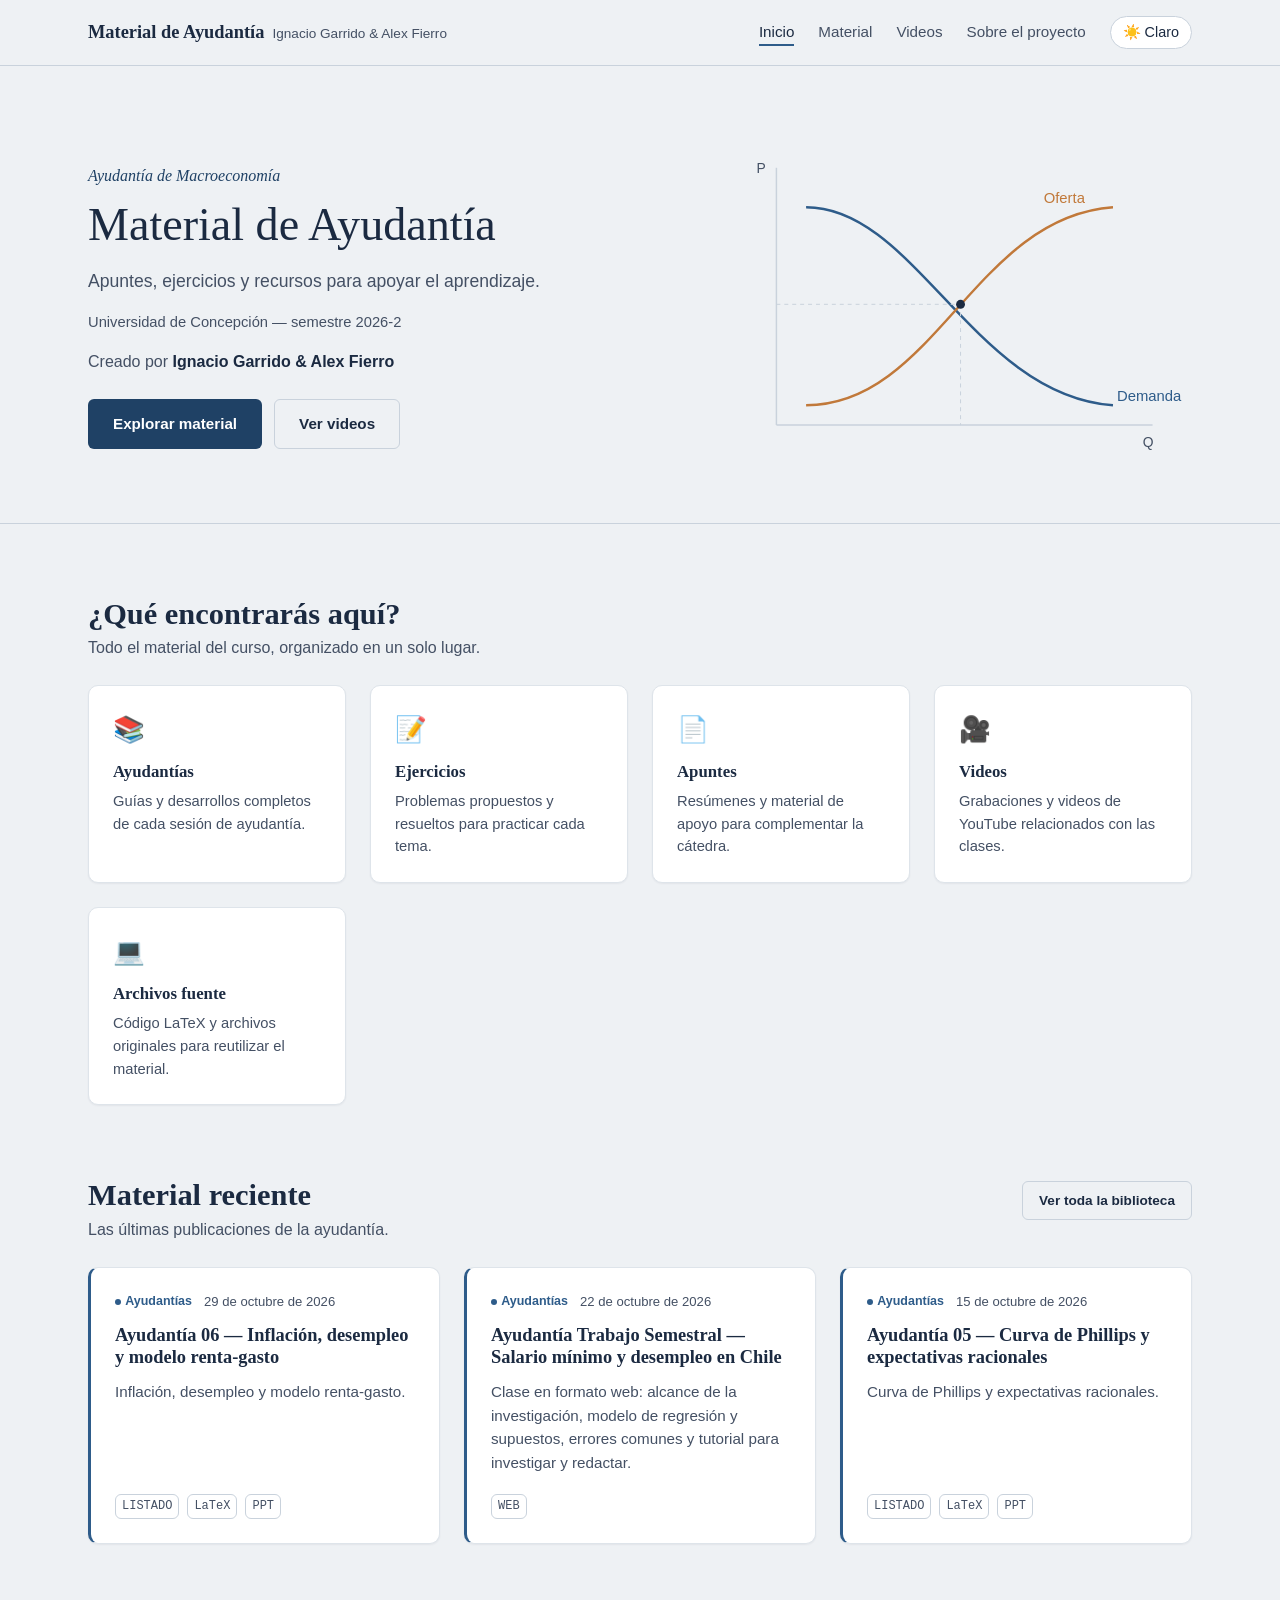
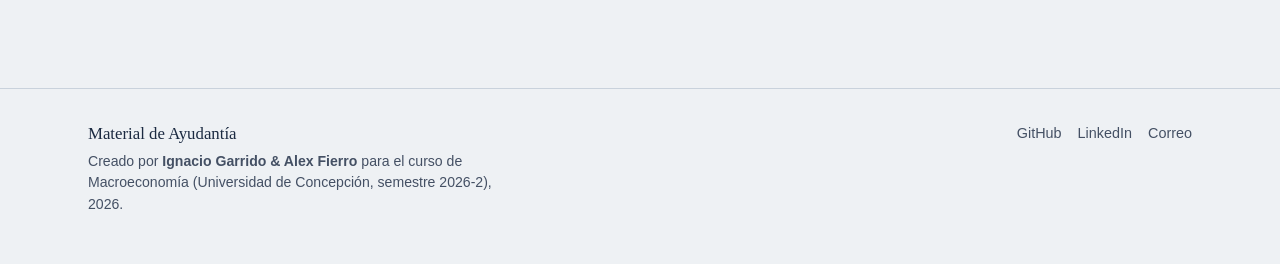
<file: index.html>
<!DOCTYPE html>
<html lang="es">
<head>
  <meta charset="UTF-8">
  <meta name="viewport" content="width=device-width, initial-scale=1.0">
  <title>Material de Ayudantía | Ignacio Garrido &amp; Alex Fierro</title>
  <meta name="description" content="Repositorio académico de apuntes, ayudantías, ejercicios y recursos complementarios del curso de Macroeconomía, Universidad de Concepción, semestre 2026-2.">
  <meta property="og:title" content="Material de Ayudantía — Macroeconomía UdeC">
  <meta property="og:description" content="Repositorio académico de apuntes, ayudantías, ejercicios y recursos complementarios del curso de Macroeconomía, Universidad de Concepción, semestre 2026-2.">
  <meta property="og:type" content="website">
  <link rel="icon" type="image/svg+xml" href="assets/img/favicon.svg">
  <link rel="stylesheet" href="assets/css/style.css">
</head>
<body data-page="inicio">
  <a class="skip-link" href="#main">Saltar al contenido principal</a>

  <header class="site-header">
    <div class="container">
      <a class="site-brand" href="index.html">
        <strong>Material de Ayudantía</strong>
        <span>Ignacio Garrido &amp; Alex Fierro</span>
      </a>
      <button class="nav-toggle" type="button" data-nav-toggle aria-expanded="false" aria-controls="site-nav" aria-label="Abrir menú de navegación">☰</button>
      <nav class="site-nav" id="site-nav" data-site-nav aria-label="Navegación principal">
        <ul class="site-nav__links">
          <li><a href="index.html" data-page-link="inicio">Inicio</a></li>
          <li><a href="material.html" data-page-link="material">Material</a></li>
          <li><a href="videos.html" data-page-link="videos">Videos</a></li>
          <li><a href="about.html" data-page-link="about">Sobre el proyecto</a></li>
        </ul>
        <button class="theme-toggle" type="button" data-theme-toggle aria-pressed="false">
          <span data-theme-icon aria-hidden="true">☀️</span>
          <span data-theme-label>Claro</span>
        </button>
      </nav>
    </div>
  </header>

  <main id="main">
    <section class="hero">
      <div class="container">
        <div>
          <p class="hero__eyebrow">Ayudantía de Macroeconomía</p>
          <h1>Material de Ayudantía</h1>
          <p class="hero__lede">Apuntes, ejercicios y recursos para apoyar el aprendizaje.</p>
          <p class="hero__institution">Universidad de Concepción — semestre 2026-2</p>
          <p class="hero__credit">Creado por <strong>Ignacio Garrido &amp; Alex Fierro</strong></p>
          <div class="hero__actions">
            <a class="btn btn-primary" href="material.html">Explorar material</a>
            <a class="btn btn-secondary" href="videos.html">Ver videos</a>
          </div>
        </div>
        <svg class="hero__chart" viewBox="0 0 480 340" role="img" aria-labelledby="heroChartTitle">
          <title id="heroChartTitle">Curvas de oferta y demanda cruzándose en el punto de equilibrio</title>
          <line x1="60" y1="30" x2="60" y2="290" stroke="var(--color-line)" stroke-width="1.5"/>
          <line x1="60" y1="290" x2="440" y2="290" stroke="var(--color-line)" stroke-width="1.5"/>
          <path d="M 90 70 C 200 70, 260 260, 400 270" fill="none" stroke="var(--color-accent)" stroke-width="2.5"/>
          <path d="M 90 270 C 220 270, 260 80, 400 70" fill="none" stroke="var(--color-warm)" stroke-width="2.5"/>
          <line x1="246" y1="168" x2="246" y2="290" stroke="var(--color-line)" stroke-width="1" stroke-dasharray="4 4"/>
          <line x1="60" y1="168" x2="246" y2="168" stroke="var(--color-line)" stroke-width="1" stroke-dasharray="4 4"/>
          <circle cx="246" cy="168" r="4.5" fill="var(--color-ink)"/>
          <text x="404" y="266" fill="var(--color-accent)" font-size="15">Demanda</text>
          <text x="330" y="66" fill="var(--color-warm)" font-size="15">Oferta</text>
          <text x="40" y="35" fill="var(--color-ink-soft)" font-size="14">P</text>
          <text x="430" y="312" fill="var(--color-ink-soft)" font-size="14">Q</text>
        </svg>
      </div>
    </section>

    <section class="section">
      <div class="container">
        <div class="section-heading">
          <div>
            <h2>¿Qué encontrarás aquí?</h2>
            <p class="section-heading__lede">Todo el material del curso, organizado en un solo lugar.</p>
          </div>
        </div>
        <div class="grid grid--features">
          <div class="card feature-card">
            <div class="feature-card__icon" aria-hidden="true">📚</div>
            <h3>Ayudantías</h3>
            <p>Guías y desarrollos completos de cada sesión de ayudantía.</p>
          </div>
          <div class="card feature-card">
            <div class="feature-card__icon" aria-hidden="true">📝</div>
            <h3>Ejercicios</h3>
            <p>Problemas propuestos y resueltos para practicar cada tema.</p>
          </div>
          <div class="card feature-card">
            <div class="feature-card__icon" aria-hidden="true">📄</div>
            <h3>Apuntes</h3>
            <p>Resúmenes y material de apoyo para complementar la cátedra.</p>
          </div>
          <div class="card feature-card">
            <div class="feature-card__icon" aria-hidden="true">🎥</div>
            <h3>Videos</h3>
            <p>Grabaciones y videos de YouTube relacionados con las clases.</p>
          </div>
          <div class="card feature-card">
            <div class="feature-card__icon" aria-hidden="true">💻</div>
            <h3>Archivos fuente</h3>
            <p>Código LaTeX y archivos originales para reutilizar el material.</p>
          </div>
        </div>
      </div>
    </section>

    <section class="section" style="padding-top:0;">
      <div class="container">
        <div class="section-heading">
          <div>
            <h2>Material reciente</h2>
            <p class="section-heading__lede">Las últimas publicaciones de la ayudantía.</p>
          </div>
          <a class="btn btn-secondary btn-sm" href="material.html">Ver toda la biblioteca</a>
        </div>
        <div class="grid grid--cards" data-recent-material>
          <div class="state-message">Cargando material…</div>
        </div>
      </div>
    </section>
  </main>

  <footer class="site-footer">
    <div class="container">
      <div>
        <p class="site-footer__brand">Material de Ayudantía</p>
        <p class="site-footer__meta">Creado por <strong>Ignacio Garrido &amp; Alex Fierro</strong> para el curso de Macroeconomía (Universidad de Concepción, semestre 2026-2), <span data-current-year>2026</span>.</p>
      </div>
      <ul class="site-footer__links">
        <li><a href="https://github.com/USUARIO/REPOSITORIO" target="_blank" rel="noopener">GitHub</a></li>
        <li><a href="https://www.linkedin.com/in/PERFIL" target="_blank" rel="noopener">LinkedIn</a></li>
        <li><a href="mailto:correo@ejemplo.com">Correo</a></li>
      </ul>
    </div>
  </footer>

  <script src="assets/js/app.js"></script>
  <script src="assets/js/data.js"></script>
  <script src="assets/js/home.js"></script>
</body>
</html>
</file>
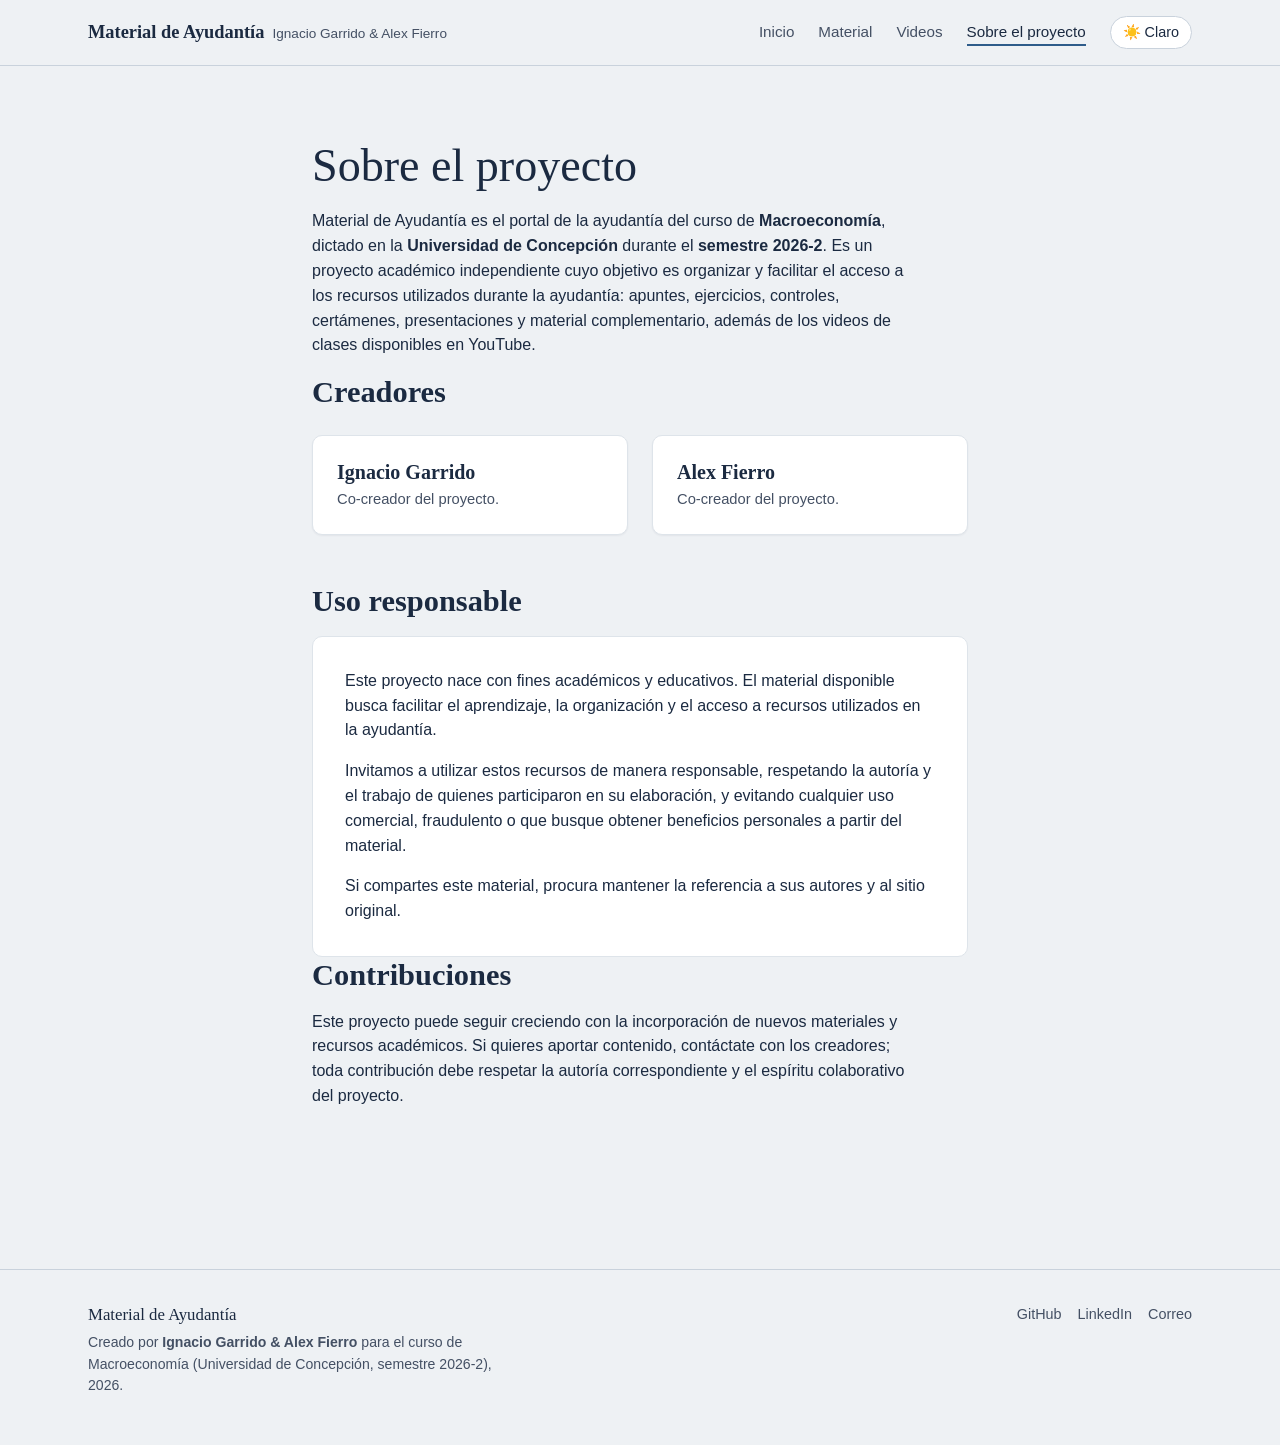
<file: about.html>
<!DOCTYPE html>
<html lang="es">
<head>
  <meta charset="UTF-8">
  <meta name="viewport" content="width=device-width, initial-scale=1.0">
  <title>Sobre el proyecto | Material de Ayudantía</title>
  <meta name="description" content="Quiénes hacen este proyecto académico y cómo usar responsablemente el material disponible. Curso de Macroeconomía, Universidad de Concepción, semestre 2026-2.">
  <meta property="og:title" content="Sobre el proyecto | Material de Ayudantía">
  <meta property="og:description" content="Quiénes hacen este proyecto académico y cómo usar responsablemente el material disponible. Curso de Macroeconomía, Universidad de Concepción, semestre 2026-2.">
  <meta property="og:type" content="website">
  <link rel="icon" type="image/svg+xml" href="assets/img/favicon.svg">
  <link rel="stylesheet" href="assets/css/style.css">
</head>
<body data-page="about">
  <a class="skip-link" href="#main">Saltar al contenido principal</a>

  <header class="site-header">
    <div class="container">
      <a class="site-brand" href="index.html">
        <strong>Material de Ayudantía</strong>
        <span>Ignacio Garrido &amp; Alex Fierro</span>
      </a>
      <button class="nav-toggle" type="button" data-nav-toggle aria-expanded="false" aria-controls="site-nav" aria-label="Abrir menú de navegación">☰</button>
      <nav class="site-nav" id="site-nav" data-site-nav aria-label="Navegación principal">
        <ul class="site-nav__links">
          <li><a href="index.html" data-page-link="inicio">Inicio</a></li>
          <li><a href="material.html" data-page-link="material">Material</a></li>
          <li><a href="videos.html" data-page-link="videos">Videos</a></li>
          <li><a href="about.html" data-page-link="about">Sobre el proyecto</a></li>
        </ul>
        <button class="theme-toggle" type="button" data-theme-toggle aria-pressed="false">
          <span data-theme-icon aria-hidden="true">☀️</span>
          <span data-theme-label>Claro</span>
        </button>
      </nav>
    </div>
  </header>

  <main id="main">
    <section class="section">
      <div class="container container--narrow">
        <h1>Sobre el proyecto</h1>
        <p>Material de Ayudantía es el portal de la ayudantía del curso de <strong>Macroeconomía</strong>, dictado en la <strong>Universidad de Concepción</strong> durante el <strong>semestre 2026-2</strong>. Es un proyecto académico independiente cuyo objetivo es organizar y facilitar el acceso a los recursos utilizados durante la ayudantía: apuntes, ejercicios, controles, certámenes, presentaciones y material complementario, además de los videos de clases disponibles en YouTube.</p>

        <h2>Creadores</h2>
        <div class="creator-list">
          <div class="card creator-card">
            <h3>Ignacio Garrido</h3>
            <p>Co-creador del proyecto.</p>
          </div>
          <div class="card creator-card">
            <h3>Alex Fierro</h3>
            <p>Co-creador del proyecto.</p>
          </div>
        </div>

        <h2>Uso responsable</h2>
        <div class="ethics-panel">
          <p>Este proyecto nace con fines académicos y educativos. El material disponible busca facilitar el aprendizaje, la organización y el acceso a recursos utilizados en la ayudantía.</p>
          <p>Invitamos a utilizar estos recursos de manera responsable, respetando la autoría y el trabajo de quienes participaron en su elaboración, y evitando cualquier uso comercial, fraudulento o que busque obtener beneficios personales a partir del material.</p>
          <p>Si compartes este material, procura mantener la referencia a sus autores y al sitio original.</p>
        </div>

        <h2>Contribuciones</h2>
        <p>Este proyecto puede seguir creciendo con la incorporación de nuevos materiales y recursos académicos. Si quieres aportar contenido, contáctate con los creadores; toda contribución debe respetar la autoría correspondiente y el espíritu colaborativo del proyecto.</p>
      </div>
    </section>
  </main>

  <footer class="site-footer">
    <div class="container">
      <div>
        <p class="site-footer__brand">Material de Ayudantía</p>
        <p class="site-footer__meta">Creado por <strong>Ignacio Garrido &amp; Alex Fierro</strong> para el curso de Macroeconomía (Universidad de Concepción, semestre 2026-2), <span data-current-year>2026</span>.</p>
      </div>
      <ul class="site-footer__links">
        <li><a href="https://github.com/USUARIO/REPOSITORIO" target="_blank" rel="noopener">GitHub</a></li>
        <li><a href="https://www.linkedin.com/in/PERFIL" target="_blank" rel="noopener">LinkedIn</a></li>
        <li><a href="mailto:correo@ejemplo.com">Correo</a></li>
      </ul>
    </div>
  </footer>

  <script src="assets/js/app.js"></script>
</body>
</html>
</file>
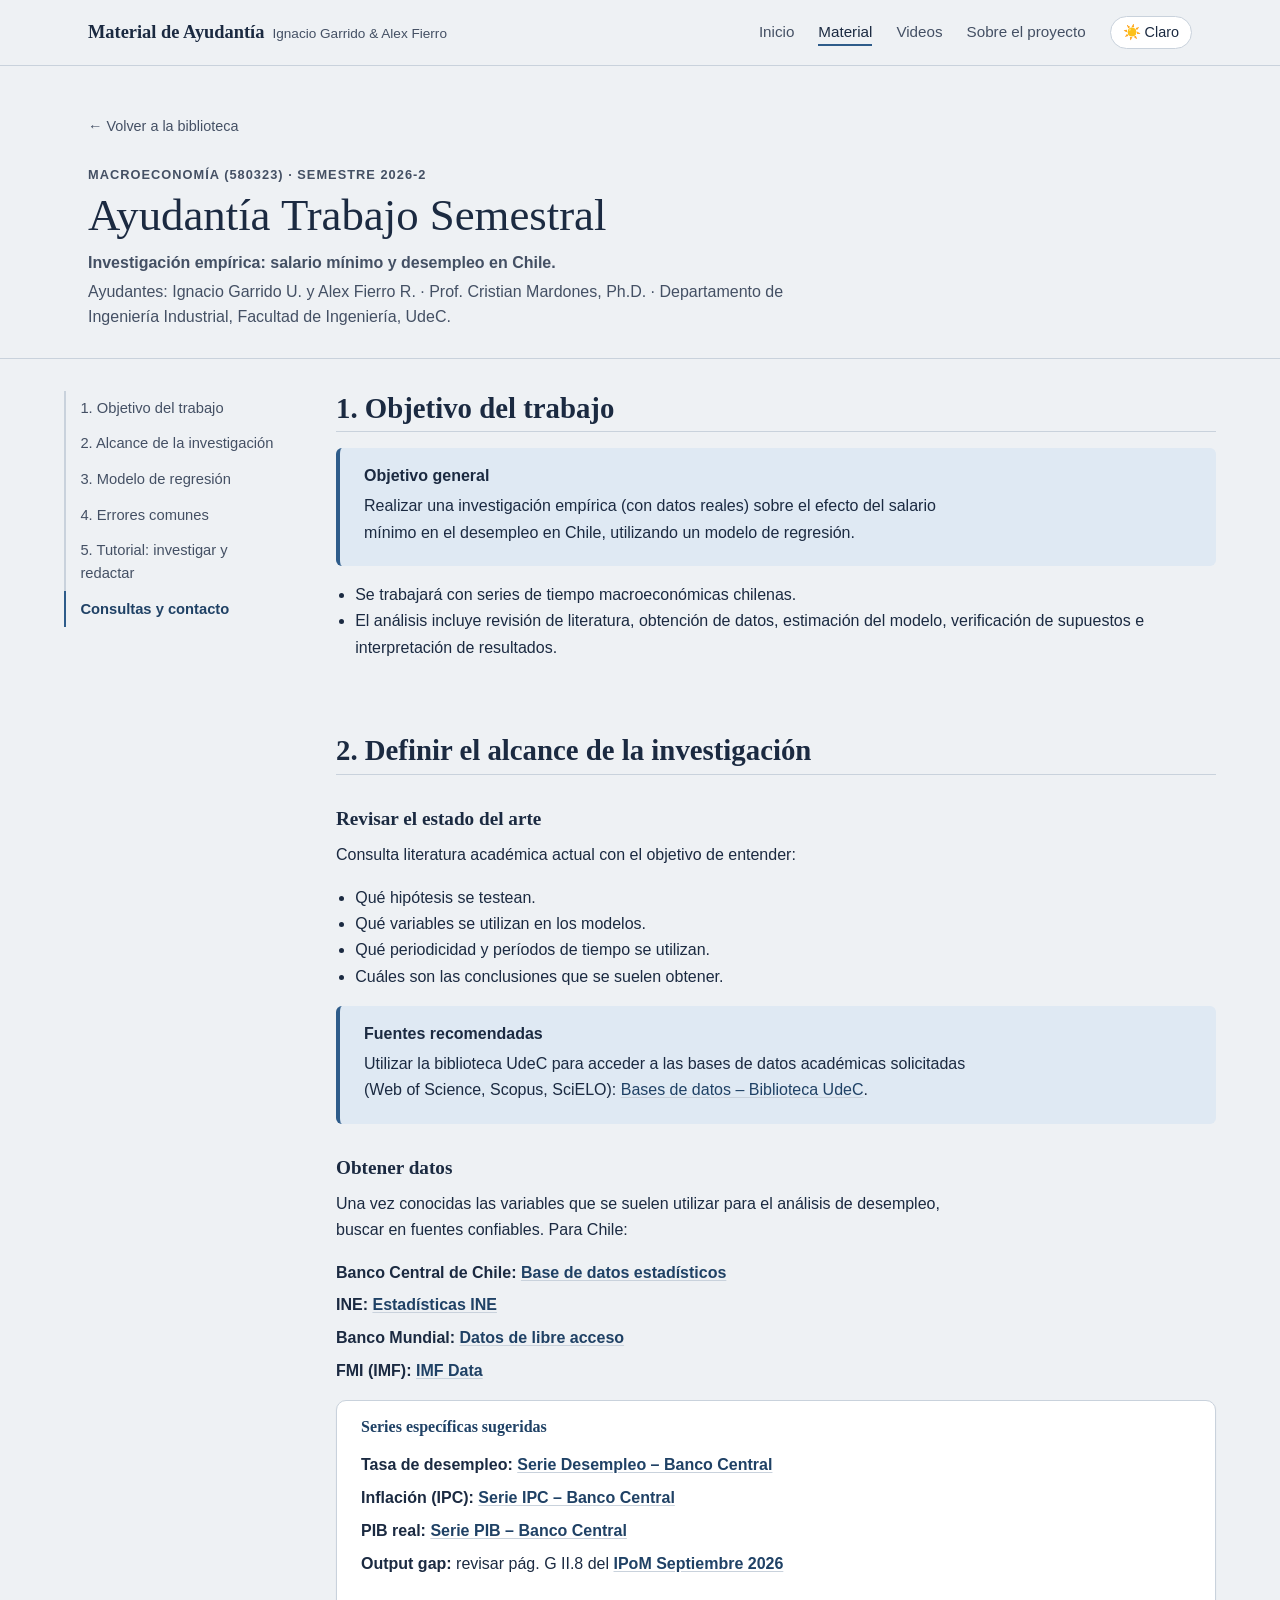
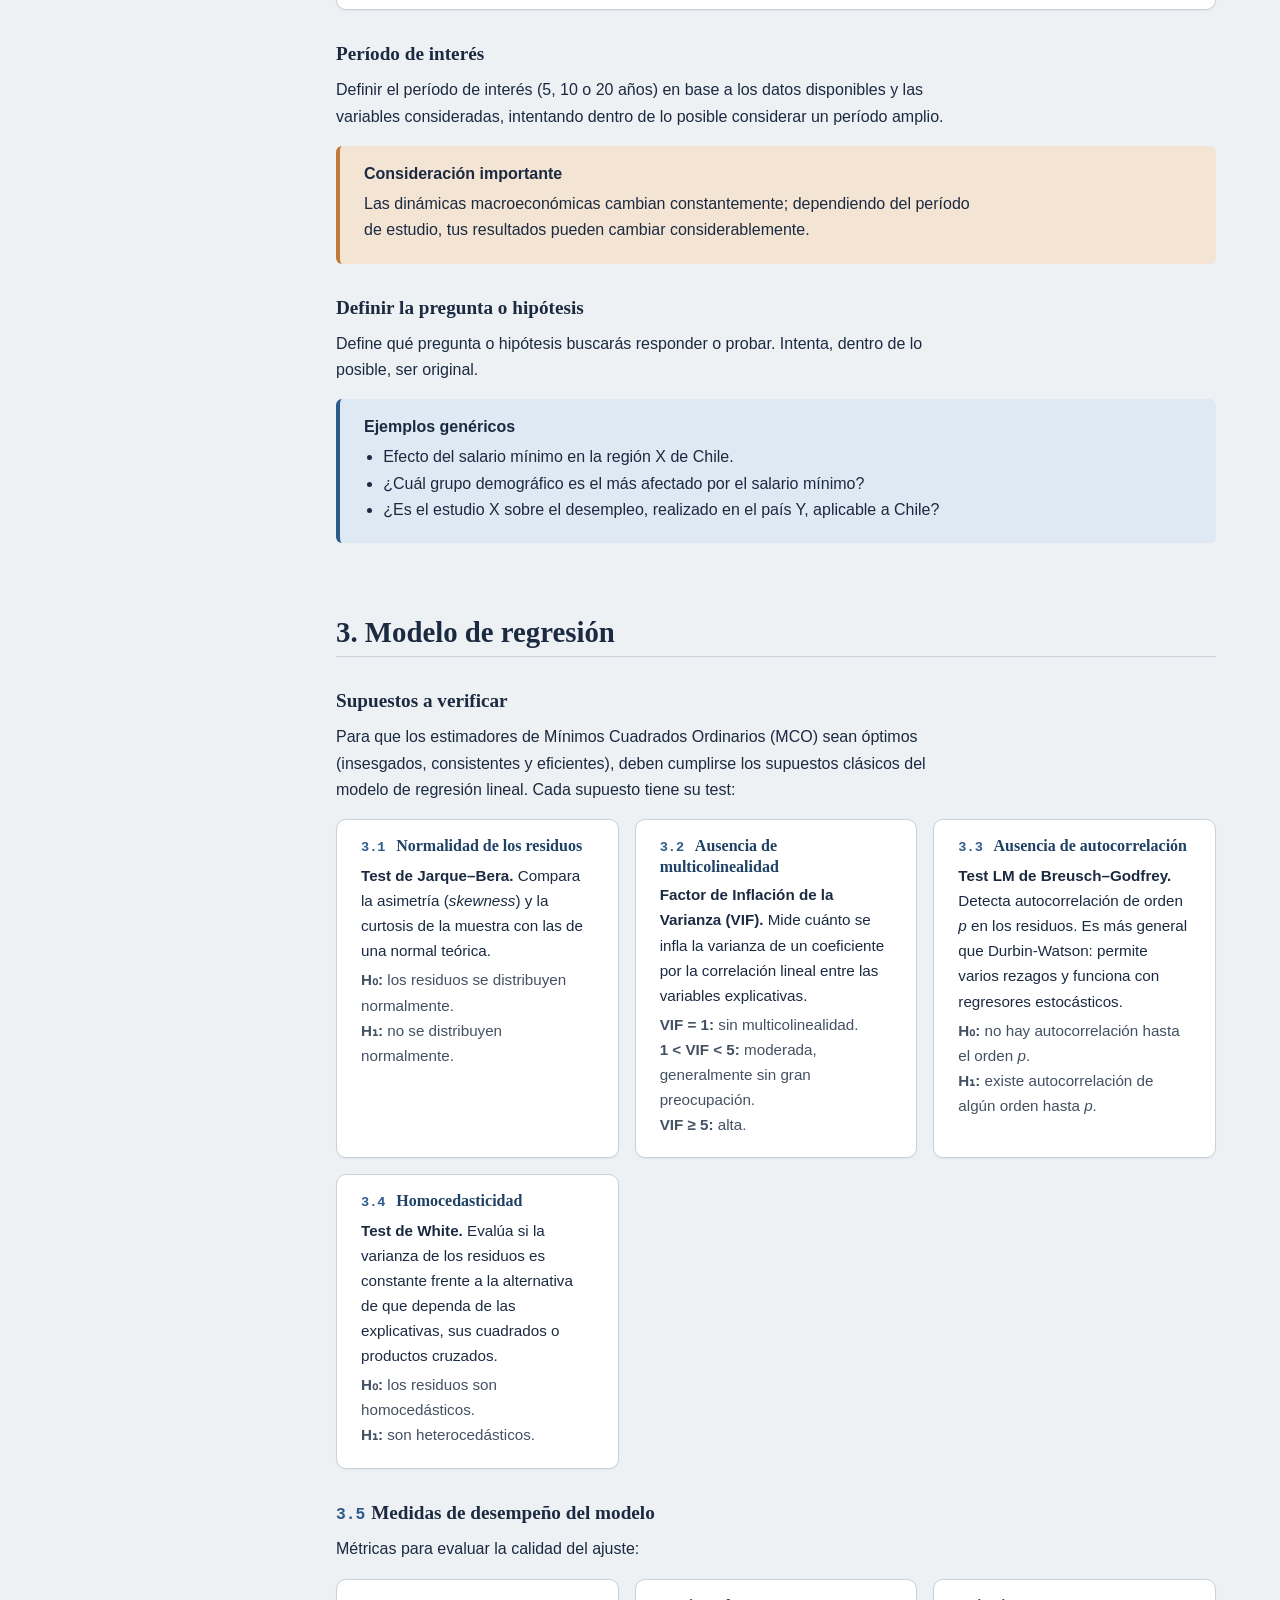
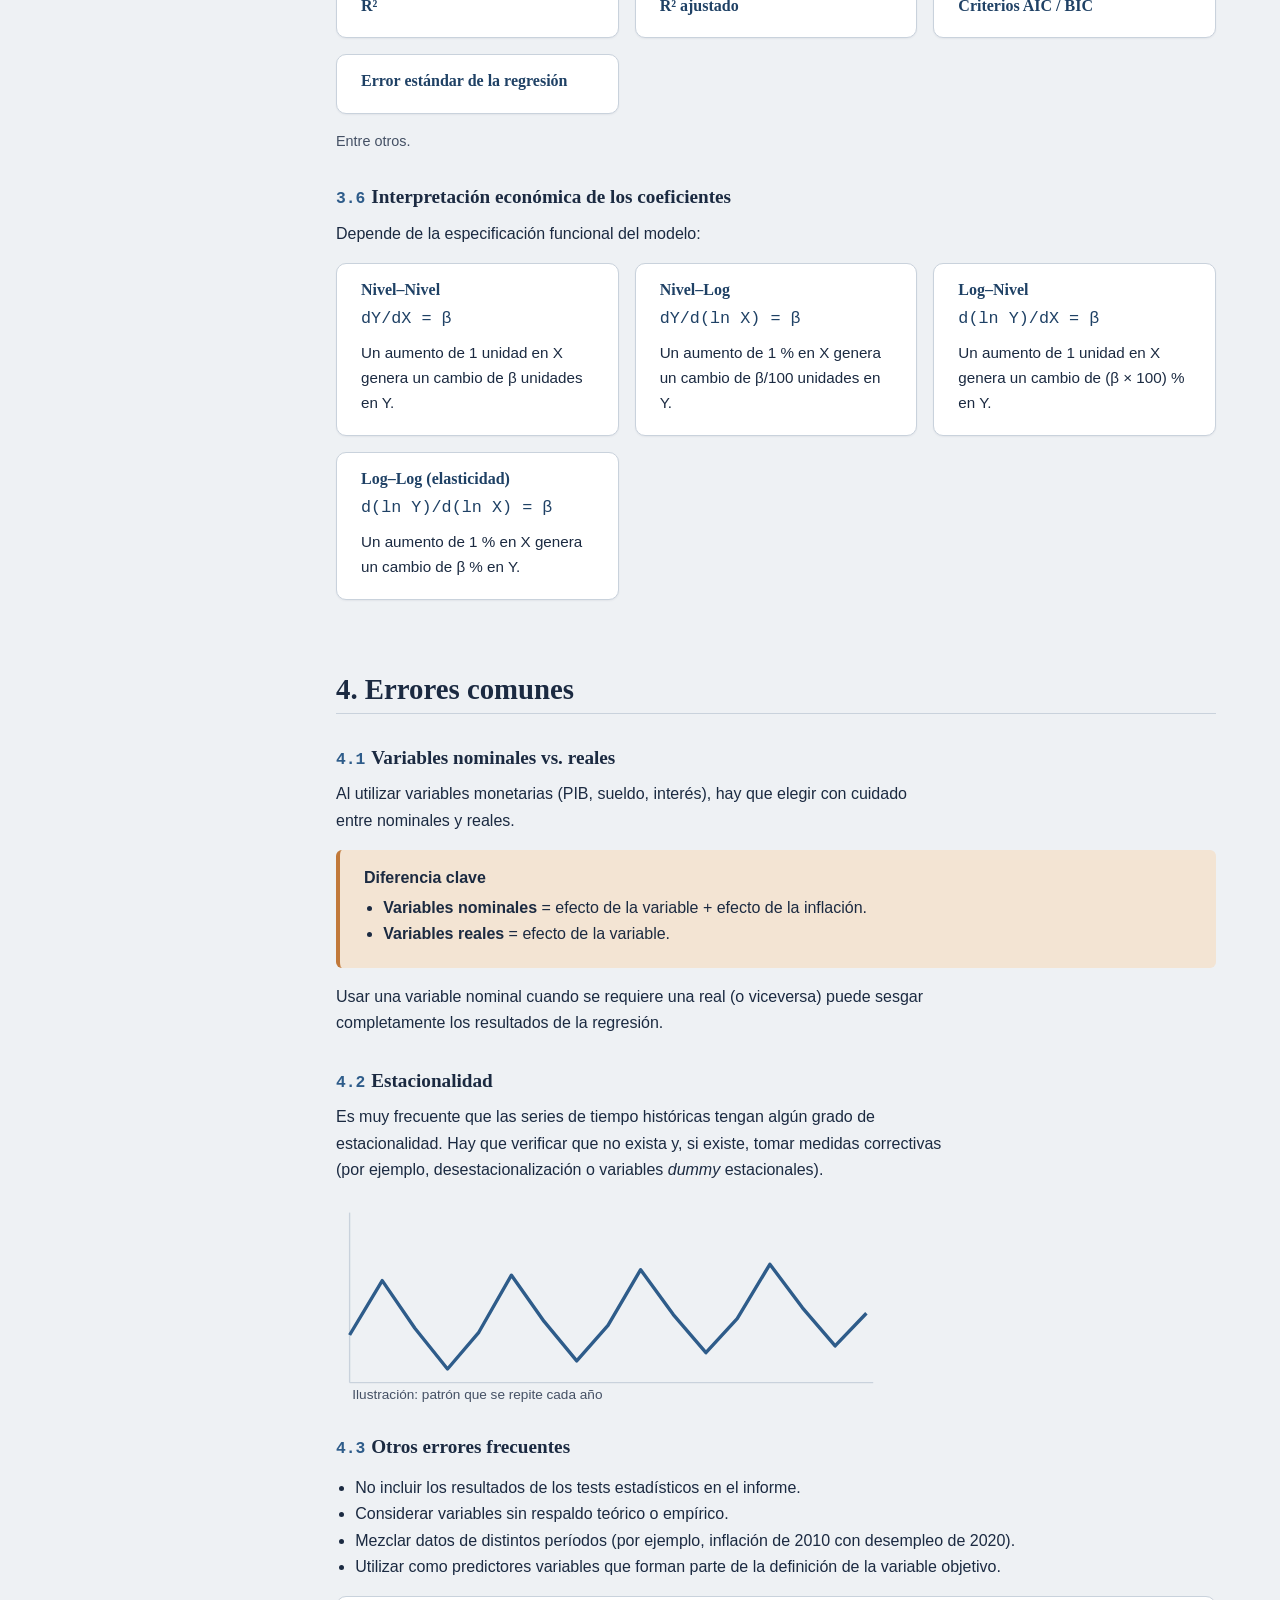
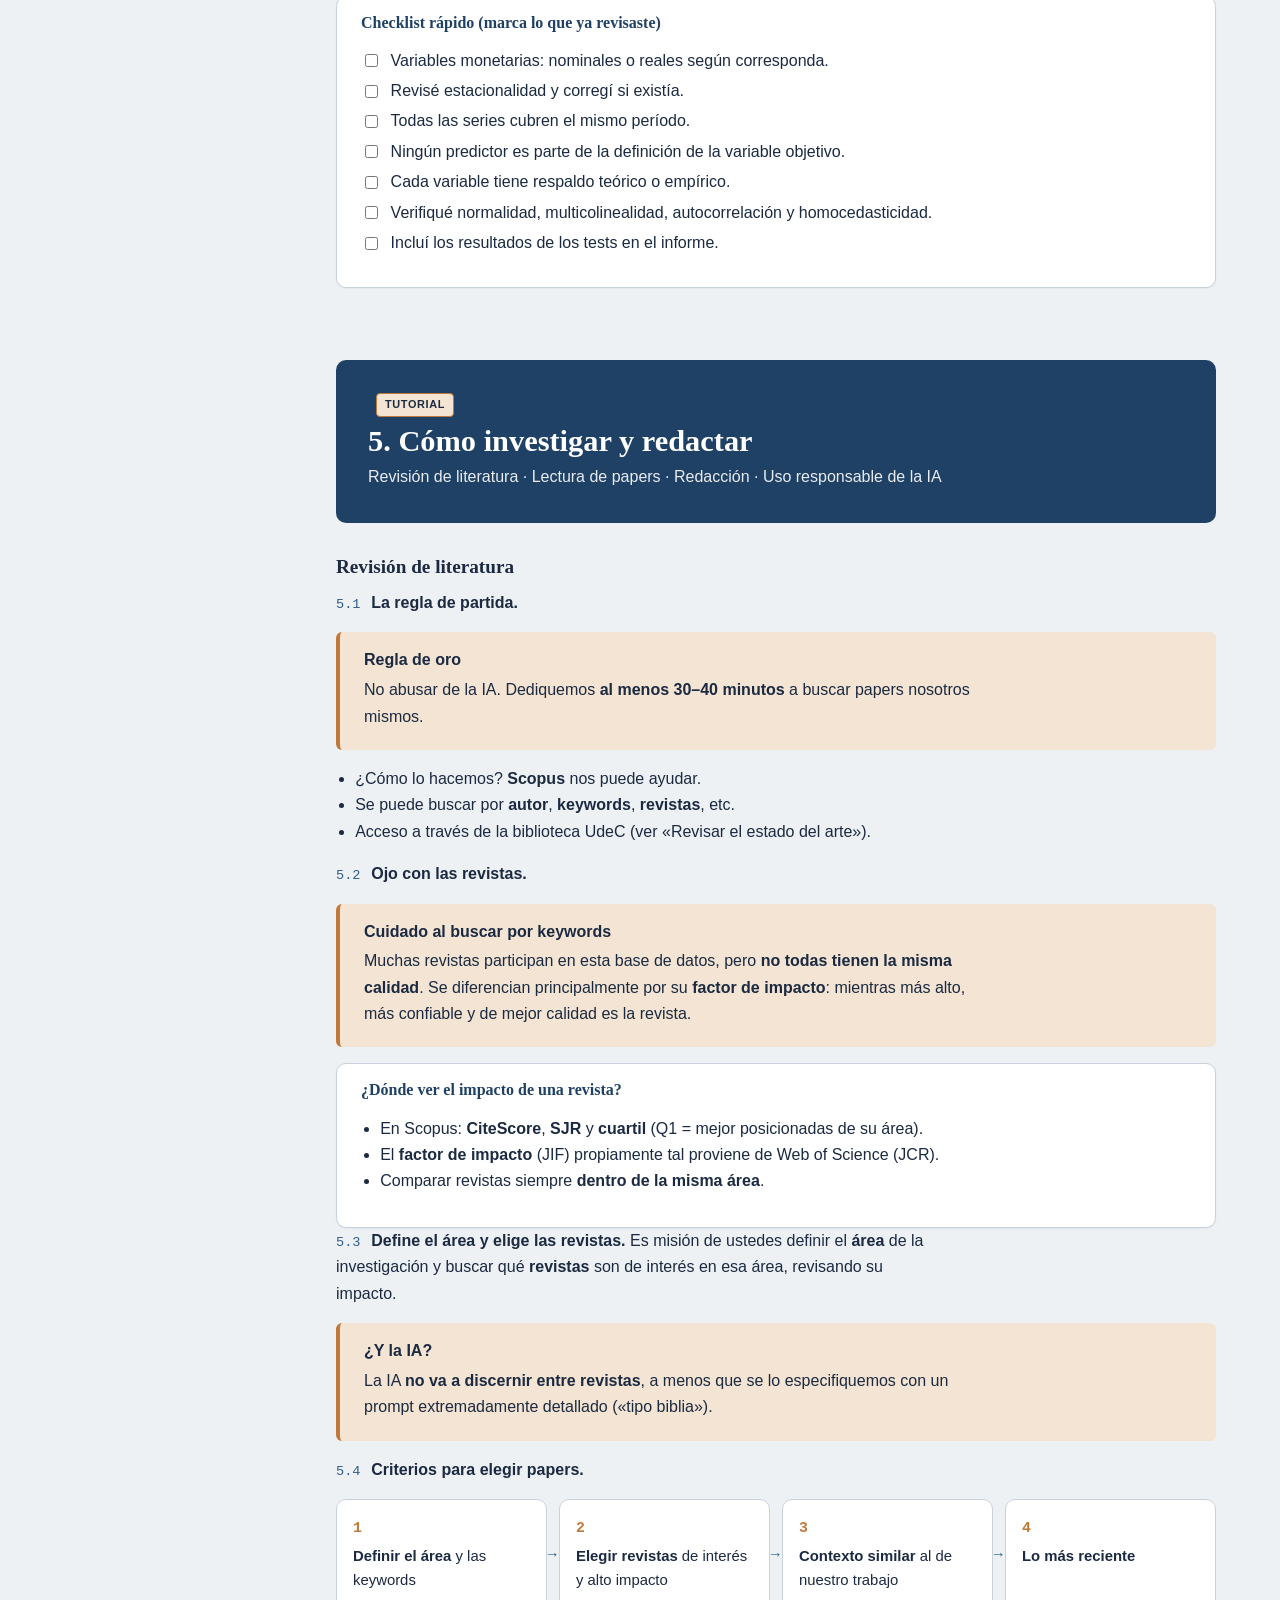
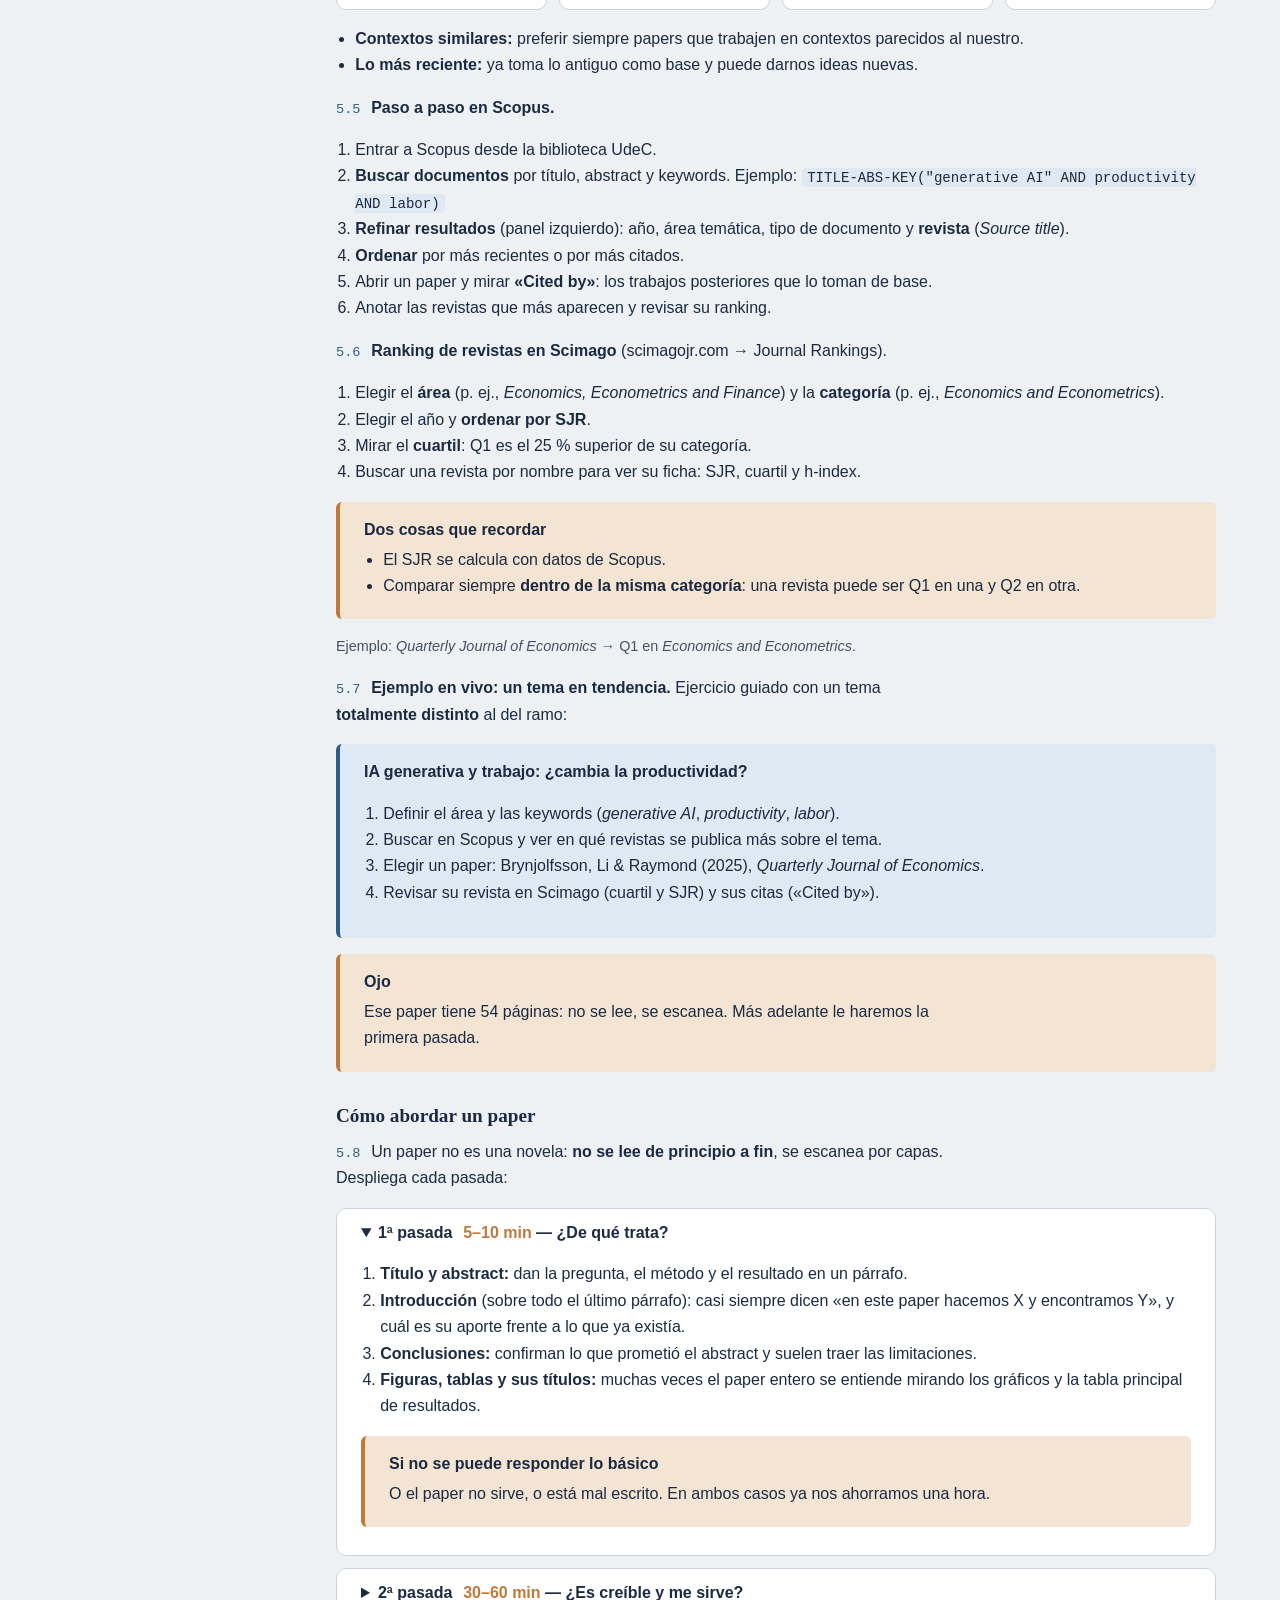
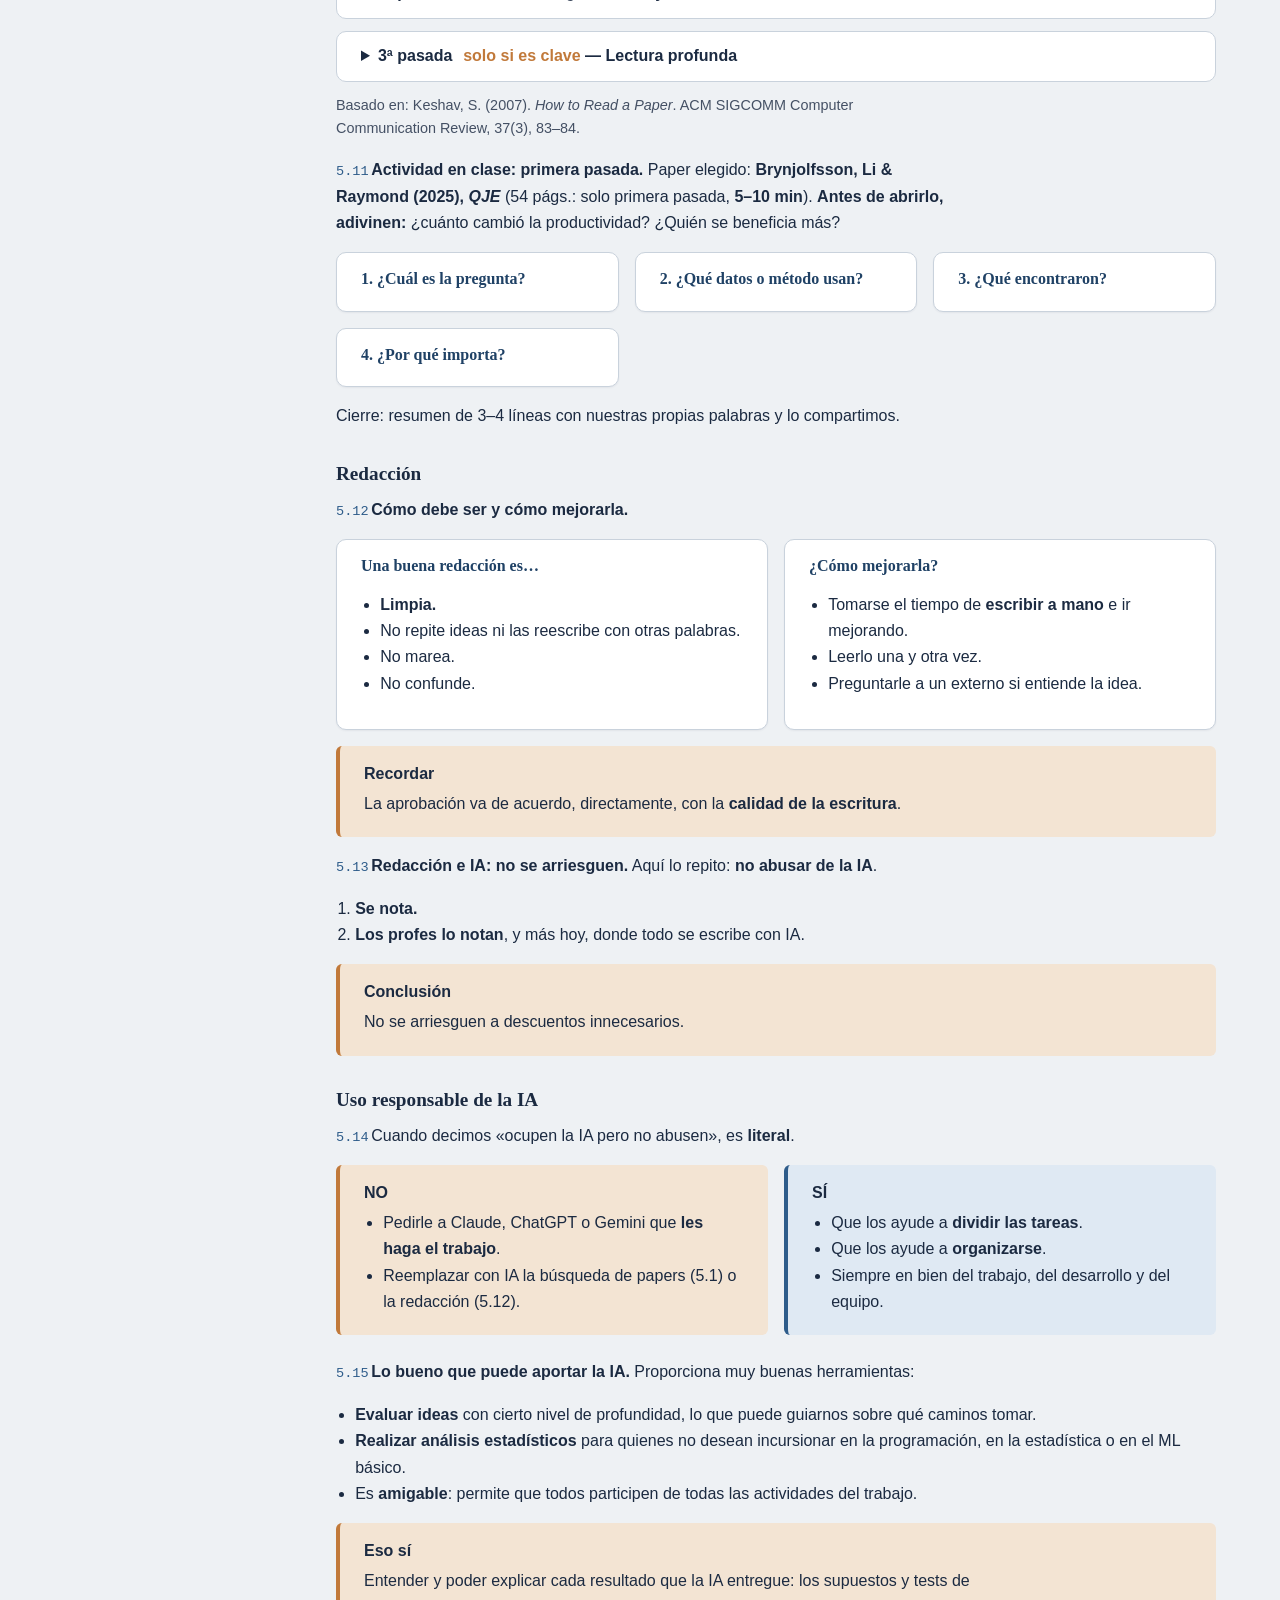
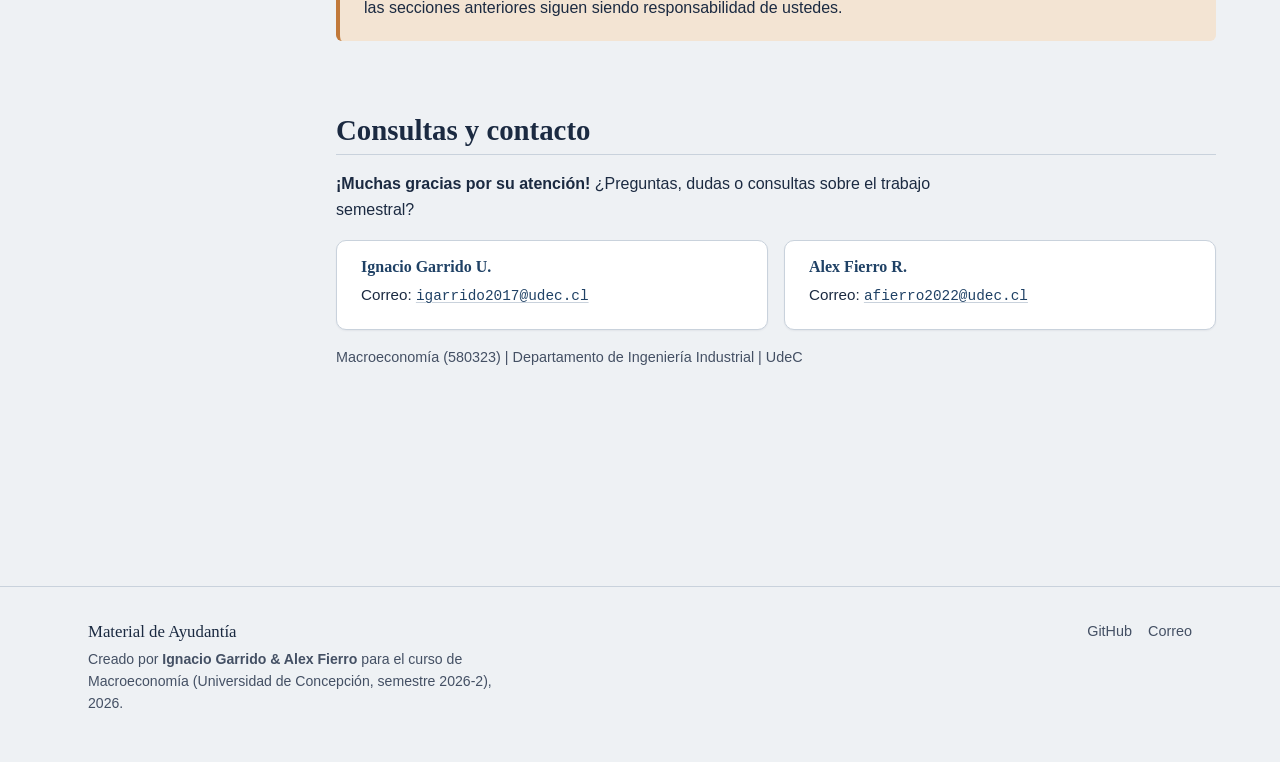
<file: clase-trabajo-semestral.html>
<!DOCTYPE html>
<html lang="es">
<head>
  <meta charset="UTF-8">
  <meta name="viewport" content="width=device-width, initial-scale=1.0">
  <title>Ayudantía Trabajo Semestral | Material de Ayudantía</title>
  <meta name="description" content="Clase web: investigación empírica sobre salario mínimo y desempleo en Chile. Alcance, modelo de regresión, errores comunes y tutorial para investigar y redactar.">
  <link rel="icon" type="image/svg+xml" href="assets/img/favicon.svg">
  <link rel="stylesheet" href="assets/css/style.css">
  <style>
    .cl-progress{position:fixed;top:0;left:0;height:3px;width:0;background:var(--color-warm);z-index:100}
    .cl-hero{padding:var(--space-7) 0 var(--space-5);border-bottom:1px solid var(--color-line)}
    .cl-hero h1{font-family:var(--font-heading);font-size:clamp(1.9rem,4vw,2.8rem);line-height:1.15;margin:.3rem 0 .6rem}
    .cl-hero p{color:var(--color-ink-soft);max-width:44rem;margin:.25rem 0}
    .cl-eyebrow{font-size:.8rem;letter-spacing:.08em;text-transform:uppercase;color:var(--color-accent);font-weight:600}
    .cl-layout{display:grid;grid-template-columns:14rem minmax(0,1fr);gap:var(--space-7);padding:var(--space-6) 0 var(--space-8)}
    .cl-toc{position:sticky;top:5rem;align-self:start;font-size:.92rem}
    .cl-toc ol{list-style:none;margin:0;padding:0;border-left:2px solid var(--color-line)}
    .cl-toc a{display:block;padding:.4rem .9rem;margin-left:-2px;border-left:2px solid transparent;color:var(--color-ink-soft);text-decoration:none}
    .cl-toc a:hover{color:var(--color-ink)}
    .cl-toc a.is-active{border-left-color:var(--color-accent);color:var(--color-accent-strong);font-weight:600}
    .cl-toc-mobile{display:none}
    .cl-sec{scroll-margin-top:5rem;margin-bottom:var(--space-8)}
    .cl-sec>h2{font-family:var(--font-heading);font-size:1.8rem;margin:0 0 var(--space-4);padding-bottom:.4rem;border-bottom:1px solid var(--color-line)}
    .cl-sec h3{font-family:var(--font-heading);font-size:1.2rem;margin:var(--space-6) 0 var(--space-3)}
    .cl-sec p,.cl-sec li{line-height:1.65}
    .cl-num{display:inline-block;min-width:2.2rem;color:var(--color-accent);font-family:var(--font-mono);font-size:.85em}
    .callout{border-left:4px solid var(--color-accent);background:var(--color-accent-tint);padding:var(--space-4) var(--space-5);border-radius:var(--radius-sm);margin:var(--space-4) 0}
    .callout--warn{border-left-color:var(--color-warm);background:var(--color-warm-tint)}
    .callout>strong:first-child{display:block;margin-bottom:.25rem}
    .callout p,.callout ul{margin:.25rem 0}
    .tut{display:inline-block;font-size:.68rem;font-weight:700;letter-spacing:.06em;padding:.15rem .5rem;border-radius:4px;background:var(--color-warm-tint);color:var(--color-ink);border:1px solid var(--color-warm);vertical-align:middle;margin-left:.5rem}
    .tut-banner{background:var(--color-accent-strong);color:#fff;border-radius:var(--radius);padding:var(--space-6);margin:0 0 var(--space-5)}
    [data-theme="dark"] .tut-banner{color:var(--color-ink)}
    .tut-banner p{margin:.3rem 0 0;opacity:.9}
    .cl-grid{display:grid;grid-template-columns:repeat(auto-fit,minmax(15rem,1fr));gap:var(--space-4);margin:var(--space-4) 0}
    .cl-card{background:var(--color-paper-raised);border:1px solid var(--color-line);border-radius:var(--radius);padding:var(--space-4) var(--space-5);box-shadow:var(--shadow-card)}
    .cl-card h4{margin:0 0 .4rem;font-size:1rem;color:var(--color-accent-strong)}
    .cl-card p{margin:.25rem 0;font-size:.95rem}
    .cl-card code,.cl-sec code{font-family:var(--font-mono);font-size:.88em;background:var(--color-accent-tint);padding:.1rem .35rem;border-radius:4px}
    .hyp{font-size:.9rem;color:var(--color-ink-soft)}
    .links{list-style:none;padding:0;display:grid;gap:.4rem}
    .links a{font-weight:600}
    .flow{display:grid;grid-template-columns:repeat(auto-fit,minmax(10rem,1fr));gap:var(--space-3);counter-reset:f;margin:var(--space-4) 0;padding:0;list-style:none}
    .flow li{counter-increment:f;position:relative;background:var(--color-paper-raised);border:1px solid var(--color-line);border-radius:var(--radius);padding:var(--space-4);font-size:.93rem}
    .flow li::before{content:counter(f);display:block;font-family:var(--font-mono);color:var(--color-warm);font-weight:700;margin-bottom:.2rem}
    .flow li:not(:last-child)::after{content:"→";position:absolute;right:-.85rem;top:50%;transform:translateY(-50%);color:var(--color-accent);z-index:1}
    .fm{font-family:var(--font-mono);font-size:1.05rem;color:var(--color-accent-strong);margin:.2rem 0 .5rem}
    details.pass{background:var(--color-paper-raised);border:1px solid var(--color-line);border-radius:var(--radius);padding:var(--space-3) var(--space-5);margin:var(--space-3) 0}
    details.pass summary{cursor:pointer;font-weight:600}
    details.pass summary span{color:var(--color-warm);font-weight:700;margin-left:.4rem}
    .vs{display:grid;grid-template-columns:1fr 1fr;gap:var(--space-4)}
    .checklist{list-style:none;padding:0;display:grid;gap:.4rem}
    .checklist label{display:flex;gap:.6rem;align-items:flex-start;cursor:pointer;line-height:1.5}
    .checklist input{margin-top:.35rem;accent-color:var(--color-accent)}
    .checklist input:checked+span{text-decoration:line-through;color:var(--color-ink-soft)}
    .season{width:100%;max-width:34rem;height:auto;display:block;margin:var(--space-3) 0}
    .mail{font-family:var(--font-mono);font-size:.9rem}
    @media (max-width:60rem){
      .cl-layout{grid-template-columns:1fr;gap:var(--space-4)}
      .cl-toc{display:none}
      .cl-toc-mobile{display:block;background:var(--color-paper-raised);border:1px solid var(--color-line);border-radius:var(--radius);padding:var(--space-3) var(--space-4)}
      .cl-toc-mobile a{display:block;padding:.35rem 0}
      .flow li:not(:last-child)::after{display:none}
      .vs{grid-template-columns:1fr}
    }
    @media print{.cl-toc,.cl-toc-mobile,.cl-progress,.site-header,.site-footer{display:none}.cl-layout{display:block}}
  </style>
</head>
<body data-page="material">
  <div class="cl-progress" id="progress" aria-hidden="true"></div>
  <a class="skip-link" href="#main">Saltar al contenido principal</a>

  <header class="site-header">
    <div class="container">
      <a class="site-brand" href="index.html">
        <strong>Material de Ayudantía</strong>
        <span>Ignacio Garrido &amp; Alex Fierro</span>
      </a>
      <button class="nav-toggle" type="button" data-nav-toggle aria-expanded="false" aria-controls="site-nav" aria-label="Abrir menú de navegación">☰</button>
      <nav class="site-nav" id="site-nav" data-site-nav aria-label="Navegación principal">
        <ul class="site-nav__links">
          <li><a href="index.html" data-page-link="inicio">Inicio</a></li>
          <li><a href="material.html" data-page-link="material">Material</a></li>
          <li><a href="videos.html" data-page-link="videos">Videos</a></li>
          <li><a href="about.html" data-page-link="about">Sobre el proyecto</a></li>
        </ul>
        <button class="theme-toggle" type="button" data-theme-toggle aria-pressed="false">
          <span data-theme-icon aria-hidden="true">☀️</span>
          <span data-theme-label>Claro</span>
        </button>
      </nav>
    </div>
  </header>

  <main id="main">
    <section class="cl-hero">
      <div class="container">
        <a class="back-link" href="material.html">&larr; Volver a la biblioteca</a>
        <p class="cl-eyebrow">Macroeconomía (580323) · Semestre 2026-2</p>
        <h1>Ayudantía Trabajo Semestral</h1>
        <p><strong>Investigación empírica: salario mínimo y desempleo en Chile.</strong></p>
        <p>Ayudantes: Ignacio Garrido U. y Alex Fierro R. · Prof. Cristian Mardones, Ph.D. · Departamento de Ingeniería Industrial, Facultad de Ingeniería, UdeC.</p>
      </div>
    </section>

    <div class="container cl-layout">
      <aside>
        <nav class="cl-toc" aria-label="Contenidos de la clase">
          <ol>
            <li><a href="#objetivo">1. Objetivo del trabajo</a></li>
            <li><a href="#alcance">2. Alcance de la investigación</a></li>
            <li><a href="#modelo">3. Modelo de regresión</a></li>
            <li><a href="#errores">4. Errores comunes</a></li>
            <li><a href="#tutorial">5. Tutorial: investigar y redactar</a></li>
            <li><a href="#contacto">Consultas y contacto</a></li>
          </ol>
        </nav>
        <details class="cl-toc-mobile"><summary>Contenidos de la clase</summary>
          <a href="#objetivo">1. Objetivo del trabajo</a><a href="#alcance">2. Alcance</a><a href="#modelo">3. Modelo de regresión</a><a href="#errores">4. Errores comunes</a><a href="#tutorial">5. Tutorial</a><a href="#contacto">Contacto</a>
        </details>
      </aside>

      <article>
        <!-- 1 -->
        <section class="cl-sec" id="objetivo">
          <h2>1. Objetivo del trabajo</h2>
          <div class="callout"><strong>Objetivo general</strong>
            <p>Realizar una investigación empírica (con datos reales) sobre el efecto del salario mínimo en el desempleo en Chile, utilizando un modelo de regresión.</p></div>
          <ul>
            <li>Se trabajará con series de tiempo macroeconómicas chilenas.</li>
            <li>El análisis incluye revisión de literatura, obtención de datos, estimación del modelo, verificación de supuestos e interpretación de resultados.</li>
          </ul>
        </section>

        <!-- 2 -->
        <section class="cl-sec" id="alcance">
          <h2>2. Definir el alcance de la investigación</h2>

          <h3>Revisar el estado del arte</h3>
          <p>Consulta literatura académica actual con el objetivo de entender:</p>
          <ul>
            <li>Qué hipótesis se testean.</li>
            <li>Qué variables se utilizan en los modelos.</li>
            <li>Qué periodicidad y períodos de tiempo se utilizan.</li>
            <li>Cuáles son las conclusiones que se suelen obtener.</li>
          </ul>
          <div class="callout"><strong>Fuentes recomendadas</strong>
            <p>Utilizar la biblioteca UdeC para acceder a las bases de datos académicas solicitadas (Web of Science, Scopus, SciELO): <a href="https://udec.libguides.com/az/databases?preview=b7e833647de54ed796df4845e8de9b8d" target="_blank" rel="noopener">Bases de datos – Biblioteca UdeC</a>.</p></div>

          <h3>Obtener datos</h3>
          <p>Una vez conocidas las variables que se suelen utilizar para el análisis de desempleo, buscar en fuentes confiables. Para Chile:</p>
          <ul class="links">
            <li><strong>Banco Central de Chile:</strong> <a href="https://si3.bcentral.cl/siete" target="_blank" rel="noopener">Base de datos estadísticos</a></li>
            <li><strong>INE:</strong> <a href="https://www.ine.cl/estadisticas/" target="_blank" rel="noopener">Estadísticas INE</a></li>
            <li><strong>Banco Mundial:</strong> <a href="https://datos.bancomundial.org/" target="_blank" rel="noopener">Datos de libre acceso</a></li>
            <li><strong>FMI (IMF):</strong> <a href="https://www.imf.org/en/Data" target="_blank" rel="noopener">IMF Data</a></li>
          </ul>
          <div class="cl-card"><h4>Series específicas sugeridas</h4>
            <ul class="links">
              <li><strong>Tasa de desempleo:</strong> <a href="https://si3.bcentral.cl/IndicadoresSiete/secure/Serie.aspx?gcode=TAS_DES_INE&amp;param=[base64]" target="_blank" rel="noopener">Serie Desempleo – Banco Central</a></li>
              <li><strong>Inflación (IPC):</strong> <a href="https://si3.bcentral.cl/IndicadoresSiete/secure/Serie.aspx?gcode=IPC&amp;param=[base64]" target="_blank" rel="noopener">Serie IPC – Banco Central</a></li>
              <li><strong>PIB real:</strong> <a href="https://si3.bcentral.cl/IndicadoresSiete/secure/Serie.aspx?gcode=PIB_RE_EP03&amp;param=[base64]" target="_blank" rel="noopener">Serie PIB – Banco Central</a></li>
              <li><strong>Output gap:</strong> revisar pág. G II.8 del <a href="https://www.bcentral.cl/documents/33528/8620037/Capitulo%20II%20IPoM%20Septiembre%202026/b464fdd2-4aa1-a0a8-5c52-e9f9275346e0" target="_blank" rel="noopener">IPoM Septiembre 2026</a></li>
            </ul></div>

          <h3>Período de interés</h3>
          <p>Definir el período de interés (5, 10 o 20 años) en base a los datos disponibles y las variables consideradas, intentando dentro de lo posible considerar un período amplio.</p>
          <div class="callout callout--warn"><strong>Consideración importante</strong>
            <p>Las dinámicas macroeconómicas cambian constantemente; dependiendo del período de estudio, tus resultados pueden cambiar considerablemente.</p></div>

          <h3>Definir la pregunta o hipótesis</h3>
          <p>Define qué pregunta o hipótesis buscarás responder o probar. Intenta, dentro de lo posible, ser original.</p>
          <div class="callout"><strong>Ejemplos genéricos</strong>
            <ul><li>Efecto del salario mínimo en la región X de Chile.</li><li>¿Cuál grupo demográfico es el más afectado por el salario mínimo?</li><li>¿Es el estudio X sobre el desempleo, realizado en el país Y, aplicable a Chile?</li></ul></div>
        </section>

        <!-- 3 -->
        <section class="cl-sec" id="modelo">
          <h2>3. Modelo de regresión</h2>
          <h3>Supuestos a verificar</h3>
          <p>Para que los estimadores de Mínimos Cuadrados Ordinarios (MCO) sean óptimos (insesgados, consistentes y eficientes), deben cumplirse los supuestos clásicos del modelo de regresión lineal. Cada supuesto tiene su test:</p>
          <div class="cl-grid">
            <div class="cl-card"><h4><span class="cl-num">3.1</span>Normalidad de los residuos</h4>
              <p><strong>Test de Jarque–Bera.</strong> Compara la asimetría (<em>skewness</em>) y la curtosis de la muestra con las de una normal teórica.</p>
              <p class="hyp"><strong>H₀:</strong> los residuos se distribuyen normalmente.<br><strong>H₁:</strong> no se distribuyen normalmente.</p></div>
            <div class="cl-card"><h4><span class="cl-num">3.2</span>Ausencia de multicolinealidad</h4>
              <p><strong>Factor de Inflación de la Varianza (VIF).</strong> Mide cuánto se infla la varianza de un coeficiente por la correlación lineal entre las variables explicativas.</p>
              <p class="hyp"><strong>VIF = 1:</strong> sin multicolinealidad.<br><strong>1 &lt; VIF &lt; 5:</strong> moderada, generalmente sin gran preocupación.<br><strong>VIF ≥ 5:</strong> alta.</p></div>
            <div class="cl-card"><h4><span class="cl-num">3.3</span>Ausencia de autocorrelación</h4>
              <p><strong>Test LM de Breusch–Godfrey.</strong> Detecta autocorrelación de orden <em>p</em> en los residuos. Es más general que Durbin-Watson: permite varios rezagos y funciona con regresores estocásticos.</p>
              <p class="hyp"><strong>H₀:</strong> no hay autocorrelación hasta el orden <em>p</em>.<br><strong>H₁:</strong> existe autocorrelación de algún orden hasta <em>p</em>.</p></div>
            <div class="cl-card"><h4><span class="cl-num">3.4</span>Homocedasticidad</h4>
              <p><strong>Test de White.</strong> Evalúa si la varianza de los residuos es constante frente a la alternativa de que dependa de las explicativas, sus cuadrados o productos cruzados.</p>
              <p class="hyp"><strong>H₀:</strong> los residuos son homocedásticos.<br><strong>H₁:</strong> son heterocedásticos.</p></div>
          </div>

          <h3><span class="cl-num">3.5</span>Medidas de desempeño del modelo</h3>
          <p>Métricas para evaluar la calidad del ajuste:</p>
          <div class="cl-grid">
            <div class="cl-card"><h4>R²</h4></div><div class="cl-card"><h4>R² ajustado</h4></div>
            <div class="cl-card"><h4>Criterios AIC / BIC</h4></div><div class="cl-card"><h4>Error estándar de la regresión</h4></div>
          </div>
          <p class="hyp">Entre otros.</p>

          <h3><span class="cl-num">3.6</span>Interpretación económica de los coeficientes</h3>
          <p>Depende de la especificación funcional del modelo:</p>
          <div class="cl-grid">
            <div class="cl-card"><h4>Nivel–Nivel</h4><div class="fm">dY/dX = β</div><p>Un aumento de 1 unidad en X genera un cambio de β unidades en Y.</p></div>
            <div class="cl-card"><h4>Nivel–Log</h4><div class="fm">dY/d(ln X) = β</div><p>Un aumento de 1 % en X genera un cambio de β/100 unidades en Y.</p></div>
            <div class="cl-card"><h4>Log–Nivel</h4><div class="fm">d(ln Y)/dX = β</div><p>Un aumento de 1 unidad en X genera un cambio de (β × 100) % en Y.</p></div>
            <div class="cl-card"><h4>Log–Log (elasticidad)</h4><div class="fm">d(ln Y)/d(ln X) = β</div><p>Un aumento de 1 % en X genera un cambio de β % en Y.</p></div>
          </div>
        </section>

        <!-- 4 -->
        <section class="cl-sec" id="errores">
          <h2>4. Errores comunes</h2>
          <h3><span class="cl-num">4.1</span>Variables nominales vs. reales</h3>
          <p>Al utilizar variables monetarias (PIB, sueldo, interés), hay que elegir con cuidado entre nominales y reales.</p>
          <div class="callout callout--warn"><strong>Diferencia clave</strong>
            <ul><li><strong>Variables nominales</strong> = efecto de la variable + efecto de la inflación.</li><li><strong>Variables reales</strong> = efecto de la variable.</li></ul></div>
          <p>Usar una variable nominal cuando se requiere una real (o viceversa) puede sesgar completamente los resultados de la regresión.</p>

          <h3><span class="cl-num">4.2</span>Estacionalidad</h3>
          <p>Es muy frecuente que las series de tiempo históricas tengan algún grado de estacionalidad. Hay que verificar que no exista y, si existe, tomar medidas correctivas (por ejemplo, desestacionalización o variables <em>dummy</em> estacionales).</p>
          <svg class="season" viewBox="0 0 400 150" role="img" aria-label="Ilustración de una serie con patrón estacional repetido y tendencia leve">
            <g stroke="var(--color-line)" stroke-width="1"><line x1="10" y1="135" x2="395" y2="135"/><line x1="10" y1="10" x2="10" y2="135"/></g>
            <polyline fill="none" stroke="var(--color-accent)" stroke-width="2.5" stroke-linejoin="round" points="10,100 34,60 58,95 82,125 105,98 129,56 153,90 177,119 200,93 224,52 248,85 272,113 295,88 319,48 343,80 367,108 390,84"/>
            <text x="12" y="147" font-size="10" fill="var(--color-ink-soft)">Ilustración: patrón que se repite cada año</text>
          </svg>

          <h3><span class="cl-num">4.3</span>Otros errores frecuentes</h3>
          <ul>
            <li>No incluir los resultados de los tests estadísticos en el informe.</li>
            <li>Considerar variables sin respaldo teórico o empírico.</li>
            <li>Mezclar datos de distintos períodos (por ejemplo, inflación de 2010 con desempleo de 2020).</li>
            <li>Utilizar como predictores variables que forman parte de la definición de la variable objetivo.</li>
          </ul>

          <div class="cl-card"><h4>Checklist rápido (marca lo que ya revisaste)</h4>
            <ul class="checklist" id="checklist">
              <li><label><input type="checkbox"><span>Variables monetarias: nominales o reales según corresponda.</span></label></li>
              <li><label><input type="checkbox"><span>Revisé estacionalidad y corregí si existía.</span></label></li>
              <li><label><input type="checkbox"><span>Todas las series cubren el mismo período.</span></label></li>
              <li><label><input type="checkbox"><span>Ningún predictor es parte de la definición de la variable objetivo.</span></label></li>
              <li><label><input type="checkbox"><span>Cada variable tiene respaldo teórico o empírico.</span></label></li>
              <li><label><input type="checkbox"><span>Verifiqué normalidad, multicolinealidad, autocorrelación y homocedasticidad.</span></label></li>
              <li><label><input type="checkbox"><span>Incluí los resultados de los tests en el informe.</span></label></li>
            </ul></div>
        </section>

        <!-- 5 -->
        <section class="cl-sec" id="tutorial">
          <div class="tut-banner"><span class="tut">TUTORIAL</span>
            <h2 style="border:0;margin:.4rem 0 0;padding:0;color:inherit">5. Cómo investigar y redactar</h2>
            <p>Revisión de literatura · Lectura de papers · Redacción · Uso responsable de la IA</p></div>

          <h3>Revisión de literatura</h3>
          <p><span class="cl-num">5.1</span><strong>La regla de partida.</strong></p>
          <div class="callout callout--warn"><strong>Regla de oro</strong><p>No abusar de la IA. Dediquemos <strong>al menos 30–40 minutos</strong> a buscar papers nosotros mismos.</p></div>
          <ul>
            <li>¿Cómo lo hacemos? <strong>Scopus</strong> nos puede ayudar.</li>
            <li>Se puede buscar por <strong>autor</strong>, <strong>keywords</strong>, <strong>revistas</strong>, etc.</li>
            <li>Acceso a través de la biblioteca UdeC (ver «Revisar el estado del arte»).</li>
          </ul>

          <p><span class="cl-num">5.2</span><strong>Ojo con las revistas.</strong></p>
          <div class="callout callout--warn"><strong>Cuidado al buscar por keywords</strong><p>Muchas revistas participan en esta base de datos, pero <strong>no todas tienen la misma calidad</strong>. Se diferencian principalmente por su <strong>factor de impacto</strong>: mientras más alto, más confiable y de mejor calidad es la revista.</p></div>
          <div class="cl-card"><h4>¿Dónde ver el impacto de una revista?</h4>
            <ul><li>En Scopus: <strong>CiteScore</strong>, <strong>SJR</strong> y <strong>cuartil</strong> (Q1 = mejor posicionadas de su área).</li><li>El <strong>factor de impacto</strong> (JIF) propiamente tal proviene de Web of Science (JCR).</li><li>Comparar revistas siempre <strong>dentro de la misma área</strong>.</li></ul></div>

          <p><span class="cl-num">5.3</span><strong>Define el área y elige las revistas.</strong> Es misión de ustedes definir el <strong>área</strong> de la investigación y buscar qué <strong>revistas</strong> son de interés en esa área, revisando su impacto.</p>
          <div class="callout callout--warn"><strong>¿Y la IA?</strong><p>La IA <strong>no va a discernir entre revistas</strong>, a menos que se lo especifiquemos con un prompt extremadamente detallado («tipo biblia»).</p></div>

          <p><span class="cl-num">5.4</span><strong>Criterios para elegir papers.</strong></p>
          <ol class="flow">
            <li><strong>Definir el área</strong> y las keywords</li>
            <li><strong>Elegir revistas</strong> de interés y alto impacto</li>
            <li><strong>Contexto similar</strong> al de nuestro trabajo</li>
            <li><strong>Lo más reciente</strong></li>
          </ol>
          <ul><li><strong>Contextos similares:</strong> preferir siempre papers que trabajen en contextos parecidos al nuestro.</li><li><strong>Lo más reciente:</strong> ya toma lo antiguo como base y puede darnos ideas nuevas.</li></ul>

          <p><span class="cl-num">5.5</span><strong>Paso a paso en Scopus.</strong></p>
          <ol>
            <li>Entrar a Scopus desde la biblioteca UdeC.</li>
            <li><strong>Buscar documentos</strong> por título, abstract y keywords. Ejemplo: <code>TITLE-ABS-KEY("generative AI" AND productivity AND labor)</code></li>
            <li><strong>Refinar resultados</strong> (panel izquierdo): año, área temática, tipo de documento y <strong>revista</strong> (<em>Source title</em>).</li>
            <li><strong>Ordenar</strong> por más recientes o por más citados.</li>
            <li>Abrir un paper y mirar <strong>«Cited by»</strong>: los trabajos posteriores que lo toman de base.</li>
            <li>Anotar las revistas que más aparecen y revisar su ranking.</li>
          </ol>

          <p><span class="cl-num">5.6</span><strong>Ranking de revistas en Scimago</strong> (scimagojr.com → Journal Rankings).</p>
          <ol>
            <li>Elegir el <strong>área</strong> (p. ej., <em>Economics, Econometrics and Finance</em>) y la <strong>categoría</strong> (p. ej., <em>Economics and Econometrics</em>).</li>
            <li>Elegir el año y <strong>ordenar por SJR</strong>.</li>
            <li>Mirar el <strong>cuartil</strong>: Q1 es el 25 % superior de su categoría.</li>
            <li>Buscar una revista por nombre para ver su ficha: SJR, cuartil y h-index.</li>
          </ol>
          <div class="callout callout--warn"><strong>Dos cosas que recordar</strong><ul><li>El SJR se calcula con datos de Scopus.</li><li>Comparar siempre <strong>dentro de la misma categoría</strong>: una revista puede ser Q1 en una y Q2 en otra.</li></ul></div>
          <p class="hyp">Ejemplo: <em>Quarterly Journal of Economics</em> → Q1 en <em>Economics and Econometrics</em>.</p>

          <p><span class="cl-num">5.7</span><strong>Ejemplo en vivo: un tema en tendencia.</strong> Ejercicio guiado con un tema <strong>totalmente distinto</strong> al del ramo:</p>
          <div class="callout"><strong>IA generativa y trabajo: ¿cambia la productividad?</strong>
            <ol><li>Definir el área y las keywords (<em>generative AI</em>, <em>productivity</em>, <em>labor</em>).</li><li>Buscar en Scopus y ver en qué revistas se publica más sobre el tema.</li><li>Elegir un paper: Brynjolfsson, Li &amp; Raymond (2025), <em>Quarterly Journal of Economics</em>.</li><li>Revisar su revista en Scimago (cuartil y SJR) y sus citas («Cited by»).</li></ol></div>
          <div class="callout callout--warn"><strong>Ojo</strong><p>Ese paper tiene 54 páginas: no se lee, se escanea. Más adelante le haremos la primera pasada.</p></div>

          <h3>Cómo abordar un paper</h3>
          <p><span class="cl-num">5.8</span>Un paper no es una novela: <strong>no se lee de principio a fin</strong>, se escanea por capas. Despliega cada pasada:</p>
          <details class="pass" open><summary>1ª pasada <span>5–10 min</span> — ¿De qué trata?</summary>
            <ol><li><strong>Título y abstract:</strong> dan la pregunta, el método y el resultado en un párrafo.</li><li><strong>Introducción</strong> (sobre todo el último párrafo): casi siempre dicen «en este paper hacemos X y encontramos Y», y cuál es su aporte frente a lo que ya existía.</li><li><strong>Conclusiones:</strong> confirman lo que prometió el abstract y suelen traer las limitaciones.</li><li><strong>Figuras, tablas y sus títulos:</strong> muchas veces el paper entero se entiende mirando los gráficos y la tabla principal de resultados.</li></ol>
            <div class="callout callout--warn"><strong>Si no se puede responder lo básico</strong><p>O el paper no sirve, o está mal escrito. En ambos casos ya nos ahorramos una hora.</p></div></details>
          <details class="pass"><summary>2ª pasada <span>30–60 min</span> — ¿Es creíble y me sirve?</summary>
            <p>Leer método y resultados con más cuidado, sin atascarse en cada ecuación. En trabajos empíricos, fijarse en:</p>
            <ul><li>Cómo identifican el efecto (¿causal o solo correlación?).</li><li>Cuál es la muestra.</li><li>Qué pruebas de robustez hacen.</li></ul>
            <p><strong>Hábitos que ayudan:</strong></p>
            <ul><li>Escribir un resumen de 3–4 líneas con <strong>sus propias palabras</strong>. Si no se puede, aún no se entendió.</li><li>Leer con una pregunta en mente.</li><li>Dejar para después la revisión de literatura del paper y las secciones técnicas pesadas.</li><li>Para entrar a un tema nuevo, partir por un paper de revisión (<em>survey</em>).</li></ul></details>
          <details class="pass"><summary>3ª pasada <span>solo si es clave</span> — Lectura profunda</summary>
            <p>Implica seguir la lógica de punta a punta, replicar los pasos o encontrar dónde podría fallar.</p></details>
          <p class="hyp">Basado en: Keshav, S. (2007). <em>How to Read a Paper</em>. ACM SIGCOMM Computer Communication Review, 37(3), 83–84.</p>

          <p><span class="cl-num">5.11</span><strong>Actividad en clase: primera pasada.</strong> Paper elegido: <strong>Brynjolfsson, Li &amp; Raymond (2025), <em>QJE</em></strong> (54 págs.: solo primera pasada, <strong>5–10 min</strong>). <strong>Antes de abrirlo, adivinen:</strong> ¿cuánto cambió la productividad? ¿Quién se beneficia más?</p>
          <div class="cl-grid">
            <div class="cl-card"><h4>1. ¿Cuál es la pregunta?</h4></div>
            <div class="cl-card"><h4>2. ¿Qué datos o método usan?</h4></div>
            <div class="cl-card"><h4>3. ¿Qué encontraron?</h4></div>
            <div class="cl-card"><h4>4. ¿Por qué importa?</h4></div>
          </div>
          <p>Cierre: resumen de 3–4 líneas con nuestras propias palabras y lo compartimos.</p>

          <h3>Redacción</h3>
          <p><span class="cl-num">5.12</span><strong>Cómo debe ser y cómo mejorarla.</strong></p>
          <div class="vs">
            <div class="cl-card"><h4>Una buena redacción es…</h4><ul><li><strong>Limpia.</strong></li><li>No repite ideas ni las reescribe con otras palabras.</li><li>No marea.</li><li>No confunde.</li></ul></div>
            <div class="cl-card"><h4>¿Cómo mejorarla?</h4><ul><li>Tomarse el tiempo de <strong>escribir a mano</strong> e ir mejorando.</li><li>Leerlo una y otra vez.</li><li>Preguntarle a un externo si entiende la idea.</li></ul></div>
          </div>
          <div class="callout callout--warn"><strong>Recordar</strong><p>La aprobación va de acuerdo, directamente, con la <strong>calidad de la escritura</strong>.</p></div>

          <p><span class="cl-num">5.13</span><strong>Redacción e IA: no se arriesguen.</strong> Aquí lo repito: <strong>no abusar de la IA</strong>.</p>
          <ol><li><strong>Se nota.</strong></li><li><strong>Los profes lo notan</strong>, y más hoy, donde todo se escribe con IA.</li></ol>
          <div class="callout callout--warn"><strong>Conclusión</strong><p>No se arriesguen a descuentos innecesarios.</p></div>

          <h3>Uso responsable de la IA</h3>
          <p><span class="cl-num">5.14</span>Cuando decimos «ocupen la IA pero no abusen», es <strong>literal</strong>.</p>
          <div class="vs">
            <div class="callout callout--warn" style="margin:0"><strong>NO</strong><ul><li>Pedirle a Claude, ChatGPT o Gemini que <strong>les haga el trabajo</strong>.</li><li>Reemplazar con IA la búsqueda de papers (5.1) o la redacción (5.12).</li></ul></div>
            <div class="callout" style="margin:0"><strong>SÍ</strong><ul><li>Que los ayude a <strong>dividir las tareas</strong>.</li><li>Que los ayude a <strong>organizarse</strong>.</li><li>Siempre en bien del trabajo, del desarrollo y del equipo.</li></ul></div>
          </div>

          <p style="margin-top:var(--space-5)"><span class="cl-num">5.15</span><strong>Lo bueno que puede aportar la IA.</strong> Proporciona muy buenas herramientas:</p>
          <ul>
            <li><strong>Evaluar ideas</strong> con cierto nivel de profundidad, lo que puede guiarnos sobre qué caminos tomar.</li>
            <li><strong>Realizar análisis estadísticos</strong> para quienes no desean incursionar en la programación, en la estadística o en el ML básico.</li>
            <li>Es <strong>amigable</strong>: permite que todos participen de todas las actividades del trabajo.</li>
          </ul>
          <div class="callout callout--warn"><strong>Eso sí</strong><p>Entender y poder explicar cada resultado que la IA entregue: los supuestos y tests de las secciones anteriores siguen siendo responsabilidad de ustedes.</p></div>
        </section>

        <!-- Contacto -->
        <section class="cl-sec" id="contacto">
          <h2>Consultas y contacto</h2>
          <p><strong>¡Muchas gracias por su atención!</strong> ¿Preguntas, dudas o consultas sobre el trabajo semestral?</p>
          <div class="cl-grid">
            <div class="cl-card"><h4>Ignacio Garrido U.</h4><p>Correo: <a class="mail" href="mailto:igarrido2017@udec.cl">igarrido2017@udec.cl</a></p></div>
            <div class="cl-card"><h4>Alex Fierro R.</h4><p>Correo: <a class="mail" href="mailto:afierro2022@udec.cl">afierro2022@udec.cl</a></p></div>
          </div>
          <p class="hyp">Macroeconomía (580323) | Departamento de Ingeniería Industrial | UdeC</p>
        </section>
      </article>
    </div>
  </main>

  <footer class="site-footer">
    <div class="container">
      <div>
        <p class="site-footer__brand">Material de Ayudantía</p>
        <p class="site-footer__meta">Creado por <strong>Ignacio Garrido &amp; Alex Fierro</strong> para el curso de Macroeconomía (Universidad de Concepción, semestre 2026-2), <span data-current-year>2026</span>.</p>
      </div>
      <ul class="site-footer__links">
        <li><a href="https://github.com/igarridourra/macroeconomia-2026" target="_blank" rel="noopener">GitHub</a></li>
        <li><a href="mailto:igarrido2017@udec.cl">Correo</a></li>
      </ul>
    </div>
  </footer>

  <script src="assets/js/app.js"></script>
  <script>
  (function () {
    "use strict";
    var bar = document.getElementById("progress");
    function onScroll() {
      var h = document.documentElement;
      var max = h.scrollHeight - h.clientHeight;
      bar.style.width = (max > 0 ? (h.scrollTop / max) * 100 : 0) + "%";
    }
    window.addEventListener("scroll", onScroll, { passive: true });
    onScroll();

    var links = document.querySelectorAll(".cl-toc a");
    if ("IntersectionObserver" in window) {
      var io = new IntersectionObserver(function (entries) {
        entries.forEach(function (e) {
          if (!e.isIntersecting) return;
          links.forEach(function (a) {
            a.classList.toggle("is-active", a.getAttribute("href") === "#" + e.target.id);
          });
        });
      }, { rootMargin: "-20% 0px -70% 0px" });
      document.querySelectorAll(".cl-sec").forEach(function (s) { io.observe(s); });
    }

    var KEY = "clase-ts-checklist";
    var boxes = document.querySelectorAll("#checklist input");
    try {
      var saved = JSON.parse(window.localStorage.getItem(KEY) || "[]");
      boxes.forEach(function (b, i) { b.checked = !!saved[i]; });
    } catch (err) { /* sin almacenamiento: se usa solo en esta visita */ }
    boxes.forEach(function (b) {
      b.addEventListener("change", function () {
        try {
          window.localStorage.setItem(KEY, JSON.stringify(Array.prototype.map.call(boxes, function (x) { return x.checked; })));
        } catch (err) { /* ignorar */ }
      });
    });
  })();
  </script>
</body>
</html>
</file>
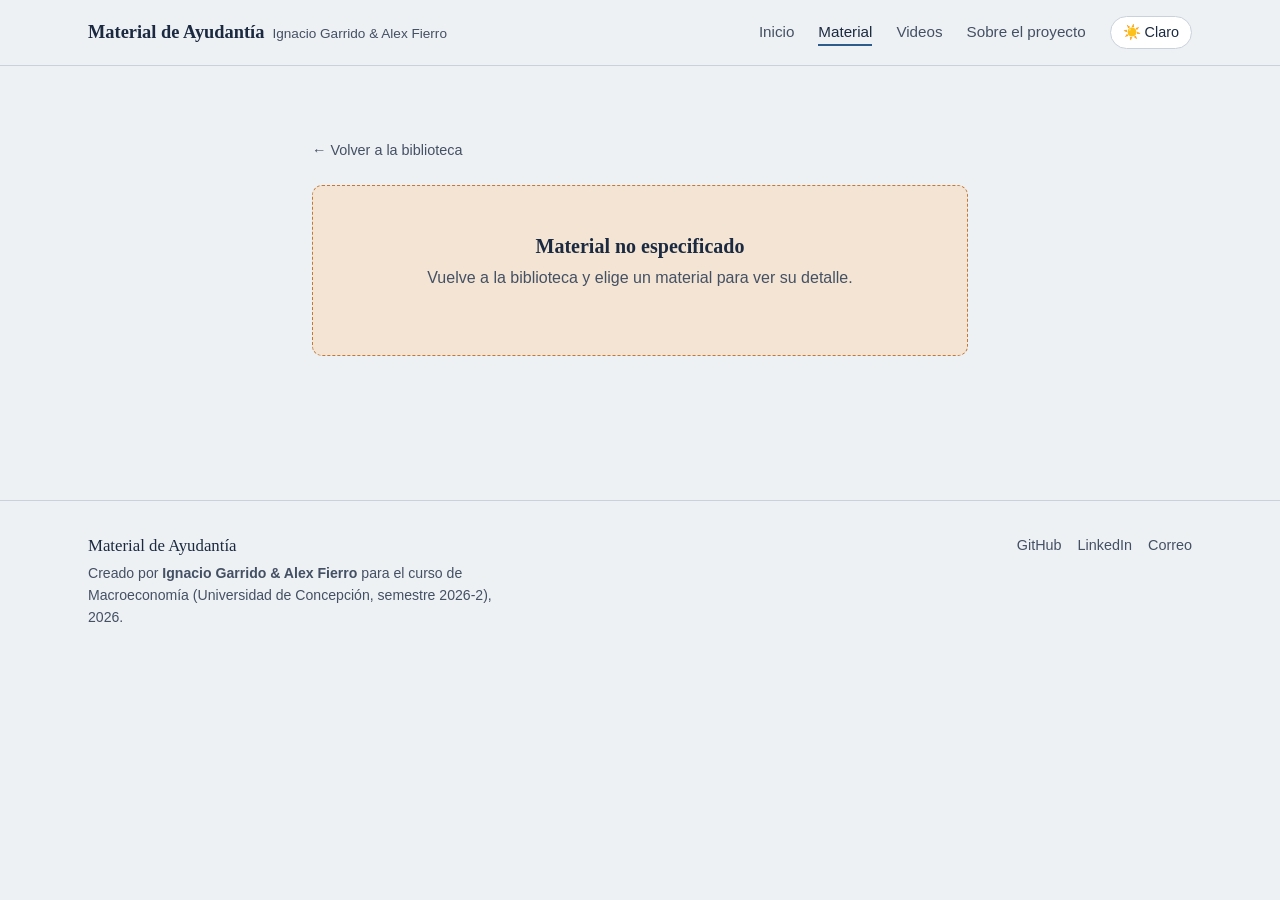
<file: material-detalle.html>
<!DOCTYPE html>
<html lang="es">
<head>
  <meta charset="UTF-8">
  <meta name="viewport" content="width=device-width, initial-scale=1.0">
  <title>Detalle de material | Material de Ayudantía</title>
  <meta name="description" content="Detalle de un material académico: descripción, temas y archivos disponibles.">
  <meta name="robots" content="noindex">
  <link rel="icon" type="image/svg+xml" href="assets/img/favicon.svg">
  <link rel="stylesheet" href="assets/css/style.css">
</head>
<body data-page="material">
  <a class="skip-link" href="#main">Saltar al contenido principal</a>

  <header class="site-header">
    <div class="container">
      <a class="site-brand" href="index.html">
        <strong>Material de Ayudantía</strong>
        <span>Ignacio Garrido &amp; Alex Fierro</span>
      </a>
      <button class="nav-toggle" type="button" data-nav-toggle aria-expanded="false" aria-controls="site-nav" aria-label="Abrir menú de navegación">☰</button>
      <nav class="site-nav" id="site-nav" data-site-nav aria-label="Navegación principal">
        <ul class="site-nav__links">
          <li><a href="index.html" data-page-link="inicio">Inicio</a></li>
          <li><a href="material.html" data-page-link="material">Material</a></li>
          <li><a href="videos.html" data-page-link="videos">Videos</a></li>
          <li><a href="about.html" data-page-link="about">Sobre el proyecto</a></li>
        </ul>
        <button class="theme-toggle" type="button" data-theme-toggle aria-pressed="false">
          <span data-theme-icon aria-hidden="true">☀️</span>
          <span data-theme-label>Claro</span>
        </button>
      </nav>
    </div>
  </header>

  <main id="main">
    <section class="section">
      <div class="container container--narrow">
        <a class="back-link" href="material.html">&larr; Volver a la biblioteca</a>
        <div data-material-detail>
          <div class="state-message">Cargando material…</div>
        </div>
      </div>
    </section>
  </main>

  <footer class="site-footer">
    <div class="container">
      <div>
        <p class="site-footer__brand">Material de Ayudantía</p>
        <p class="site-footer__meta">Creado por <strong>Ignacio Garrido &amp; Alex Fierro</strong> para el curso de Macroeconomía (Universidad de Concepción, semestre 2026-2), <span data-current-year>2026</span>.</p>
      </div>
      <ul class="site-footer__links">
        <li><a href="https://github.com/USUARIO/REPOSITORIO" target="_blank" rel="noopener">GitHub</a></li>
        <li><a href="https://www.linkedin.com/in/PERFIL" target="_blank" rel="noopener">LinkedIn</a></li>
        <li><a href="mailto:correo@ejemplo.com">Correo</a></li>
      </ul>
    </div>
  </footer>

  <script src="assets/js/app.js"></script>
  <script src="assets/js/data.js"></script>
  <script src="assets/js/material-detalle.js"></script>
</body>
</html>
</file>
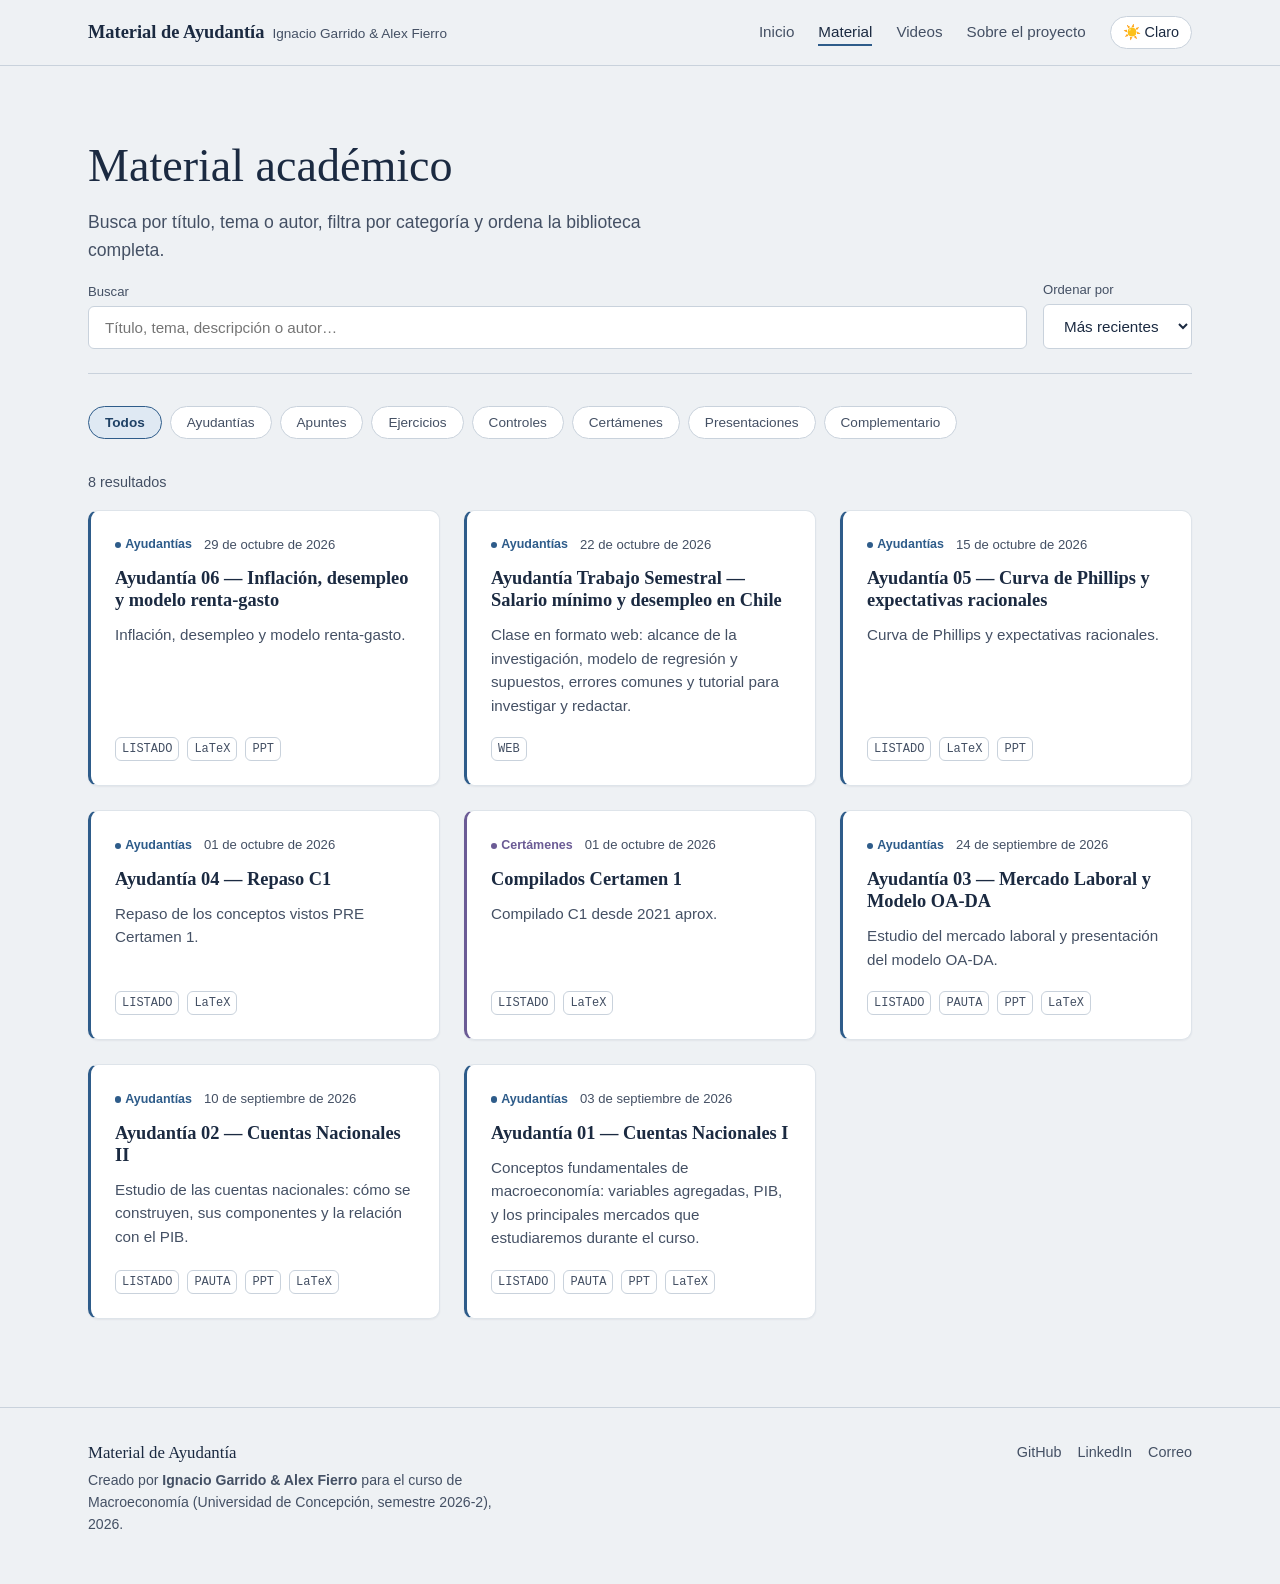
<file: material.html>
<!DOCTYPE html>
<html lang="es">
<head>
  <meta charset="UTF-8">
  <meta name="viewport" content="width=device-width, initial-scale=1.0">
  <title>Material académico | Material de Ayudantía</title>
  <meta name="description" content="Busca y filtra ayudantías, apuntes, ejercicios, controles, certámenes y presentaciones del curso de Macroeconomía, Universidad de Concepción, semestre 2026-2.">
  <meta property="og:title" content="Material académico | Material de Ayudantía">
  <meta property="og:description" content="Busca y filtra ayudantías, apuntes, ejercicios, controles, certámenes y presentaciones del curso de Macroeconomía, Universidad de Concepción, semestre 2026-2.">
  <meta property="og:type" content="website">
  <link rel="icon" type="image/svg+xml" href="assets/img/favicon.svg">
  <link rel="stylesheet" href="assets/css/style.css">
</head>
<body data-page="material">
  <a class="skip-link" href="#main">Saltar al contenido principal</a>

  <header class="site-header">
    <div class="container">
      <a class="site-brand" href="index.html">
        <strong>Material de Ayudantía</strong>
        <span>Ignacio Garrido &amp; Alex Fierro</span>
      </a>
      <button class="nav-toggle" type="button" data-nav-toggle aria-expanded="false" aria-controls="site-nav" aria-label="Abrir menú de navegación">☰</button>
      <nav class="site-nav" id="site-nav" data-site-nav aria-label="Navegación principal">
        <ul class="site-nav__links">
          <li><a href="index.html" data-page-link="inicio">Inicio</a></li>
          <li><a href="material.html" data-page-link="material">Material</a></li>
          <li><a href="videos.html" data-page-link="videos">Videos</a></li>
          <li><a href="about.html" data-page-link="about">Sobre el proyecto</a></li>
        </ul>
        <button class="theme-toggle" type="button" data-theme-toggle aria-pressed="false">
          <span data-theme-icon aria-hidden="true">☀️</span>
          <span data-theme-label>Claro</span>
        </button>
      </nav>
    </div>
  </header>

  <main id="main">
    <section class="section" style="padding-bottom: var(--space-4);">
      <div class="container">
        <h1>Material académico</h1>
        <p class="hero__lede">Busca por título, tema o autor, filtra por categoría y ordena la biblioteca completa.</p>

        <div class="library-controls">
          <div class="search-field">
            <label for="material-search">Buscar</label>
            <input type="search" id="material-search" data-material-search placeholder="Título, tema, descripción o autor…">
          </div>
          <div class="sort-field">
            <label for="material-sort">Ordenar por</label>
            <select id="material-sort" data-material-sort>
              <option value="recientes">Más recientes</option>
              <option value="antiguos">Más antiguos</option>
              <option value="az">A-Z</option>
              <option value="za">Z-A</option>
            </select>
          </div>
        </div>

        <ul class="filter-list" data-material-filters aria-label="Filtrar por categoría"></ul>

        <p class="results-count" data-results-count aria-live="polite"></p>

        <div class="grid grid--cards" data-material-grid>
          <div class="state-message">Cargando material…</div>
        </div>
      </div>
    </section>
  </main>

  <footer class="site-footer">
    <div class="container">
      <div>
        <p class="site-footer__brand">Material de Ayudantía</p>
        <p class="site-footer__meta">Creado por <strong>Ignacio Garrido &amp; Alex Fierro</strong> para el curso de Macroeconomía (Universidad de Concepción, semestre 2026-2), <span data-current-year>2026</span>.</p>
      </div>
      <ul class="site-footer__links">
        <li><a href="https://github.com/USUARIO/REPOSITORIO" target="_blank" rel="noopener">GitHub</a></li>
        <li><a href="https://www.linkedin.com/in/PERFIL" target="_blank" rel="noopener">LinkedIn</a></li>
        <li><a href="mailto:correo@ejemplo.com">Correo</a></li>
      </ul>
    </div>
  </footer>

  <script src="assets/js/app.js"></script>
  <script src="assets/js/data.js"></script>
  <script src="assets/js/material.js"></script>
</body>
</html>
</file>
<file: assets/css/style.css>
/* =========================================================
   Material de Ayudantía — hoja de estilos principal
   =========================================================
   Índice:
   1. Tokens de diseño (colores, tipografía, espaciado)
   2. Reset y base
   3. Utilidades de layout
   4. Encabezado y navegación
   5. Hero
   6. Botones
   7. Tarjetas (material, "qué encontrarás", video)
   8. Buscador, filtros y orden
   9. Página de detalle
   10. Estados (vacío, error, carga)
   11. Footer
   12. Accesibilidad y utilidades varias
   13. Responsive
   ========================================================= */

/* -------------------- 1. Tokens de diseño -------------------- */
:root {
  /* Paleta — inspirada en papel milimetrado y curvas de oferta/demanda */
  --color-paper: #eef1f4;
  --color-paper-raised: #ffffff;
  --color-ink: #1b2a41;
  --color-ink-soft: #445064;
  --color-line: #c9d2dc;
  --color-line-soft: #dee4ea;
  --color-accent: #2e5c8a;
  --color-accent-strong: #1f4165;
  --color-accent-tint: #dfe9f3;
  --color-warm: #c1793a;
  --color-warm-tint: #f3e4d3;

  /* Colores de categoría (codifican información, no solo decoran) */
  --cat-ayudantias: #2e5c8a;
  --cat-apuntes: #3e7c63;
  --cat-ejercicios: #c1793a;
  --cat-controles: #9c4a3e;
  --cat-certamenes: #6b5b95;
  --cat-presentaciones: #5b7290;
  --cat-complementario: #7a7a72;

  /* Tipografía */
  --font-heading: ui-serif, "Iowan Old Style", "Palatino Linotype", "URW Palladio L", "Source Serif 4", Georgia, serif;
  --font-body: -apple-system, BlinkMacSystemFont, "Segoe UI", Roboto, "Helvetica Neue", Arial, sans-serif;
  --font-mono: ui-monospace, "SFMono-Regular", Consolas, "Liberation Mono", Menlo, monospace;

  /* Espaciado */
  --space-1: 0.25rem;
  --space-2: 0.5rem;
  --space-3: 0.75rem;
  --space-4: 1rem;
  --space-5: 1.5rem;
  --space-6: 2rem;
  --space-7: 3rem;
  --space-8: 4.5rem;

  /* Layout */
  --content-width: 72rem;
  --content-narrow: 44rem;
  --radius: 10px;
  --radius-sm: 6px;
  --border-width: 1px;
  --shadow-card: 0 1px 2px rgba(27, 42, 65, 0.06);

  --transition-fast: 120ms ease;
  --transition-base: 200ms ease;

  color-scheme: light;
}

[data-theme="dark"] {
  --color-paper: #10151f;
  --color-paper-raised: #171e2b;
  --color-ink: #edeeea;
  --color-ink-soft: #b7bfcc;
  --color-line: #2b3547;
  --color-line-soft: #232c3b;
  --color-accent: #7ba7d6;
  --color-accent-strong: #a9c7e8;
  --color-accent-tint: #1c2c3f;
  --color-warm: #d99a5e;
  --color-warm-tint: #362a1c;

  --cat-ayudantias: #7ba7d6;
  --cat-apuntes: #7fb89b;
  --cat-ejercicios: #d99a5e;
  --cat-controles: #c97b70;
  --cat-certamenes: #a394cc;
  --cat-presentaciones: #8fa6c2;
  --cat-complementario: #9c9c92;

  --shadow-card: 0 1px 3px rgba(0, 0, 0, 0.35);
  color-scheme: dark;
}

@media (prefers-color-scheme: dark) {
  :root:not([data-theme="light"]) {
    --color-paper: #10151f;
    --color-paper-raised: #171e2b;
    --color-ink: #edeeea;
    --color-ink-soft: #b7bfcc;
    --color-line: #2b3547;
    --color-line-soft: #232c3b;
    --color-accent: #7ba7d6;
    --color-accent-strong: #a9c7e8;
    --color-accent-tint: #1c2c3f;
    --color-warm: #d99a5e;
    --color-warm-tint: #362a1c;

    --cat-ayudantias: #7ba7d6;
    --cat-apuntes: #7fb89b;
    --cat-ejercicios: #d99a5e;
    --cat-controles: #c97b70;
    --cat-certamenes: #a394cc;
    --cat-presentaciones: #8fa6c2;
    --cat-complementario: #9c9c92;

    --shadow-card: 0 1px 3px rgba(0, 0, 0, 0.35);
    color-scheme: dark;
  }
}

/* -------------------- 2. Reset y base -------------------- */
*,
*::before,
*::after {
  box-sizing: border-box;
}

html {
  -webkit-text-size-adjust: 100%;
}

body {
  margin: 0;
  background: var(--color-paper);
  color: var(--color-ink);
  font-family: var(--font-body);
  font-size: 1rem;
  line-height: 1.55;
  transition: background-color var(--transition-base), color var(--transition-base);
}

img {
  max-width: 100%;
  display: block;
}

img:not([src]),
img[src=""] {
  visibility: hidden;
}

h1, h2, h3, h4 {
  font-family: var(--font-heading);
  font-weight: 600;
  line-height: 1.2;
  margin: 0 0 var(--space-4);
  color: var(--color-ink);
}

h1 { font-size: clamp(2rem, 1.6rem + 1.6vw, 2.9rem); font-weight: 500; }
h2 { font-size: clamp(1.5rem, 1.3rem + 0.8vw, 1.9rem); }
h3 { font-size: 1.25rem; }
h4 { font-size: 1.05rem; }

p {
  margin: 0 0 var(--space-4);
  max-width: 38em;
}

a {
  color: var(--color-accent-strong);
  text-decoration-color: var(--color-line);
  text-underline-offset: 0.15em;
}

a:hover {
  text-decoration-thickness: 2px;
}

ul, ol {
  padding-left: 1.2em;
}

code, pre {
  font-family: var(--font-mono);
  font-size: 0.9em;
}

hr {
  border: none;
  border-top: var(--border-width) solid var(--color-line);
  margin: var(--space-7) 0;
}

button {
  font-family: inherit;
}

/* -------------------- 3. Utilidades de layout -------------------- */
.container {
  width: 100%;
  max-width: var(--content-width);
  margin-inline: auto;
  padding-inline: var(--space-5);
}

.container--narrow {
  max-width: var(--content-narrow);
}

.section {
  padding-block: var(--space-8);
}

.section-heading {
  display: flex;
  align-items: baseline;
  justify-content: space-between;
  gap: var(--space-4);
  margin-bottom: var(--space-5);
  flex-wrap: wrap;
}

.section-heading h2 {
  margin-bottom: var(--space-1);
}

.section-heading__lede {
  color: var(--color-ink-soft);
  margin: 0;
}

.grid {
  display: grid;
  gap: var(--space-5);
}

.grid--cards {
  grid-template-columns: repeat(auto-fill, minmax(17.5rem, 1fr));
}

.grid--features {
  grid-template-columns: repeat(auto-fill, minmax(13rem, 1fr));
}

.skip-link {
  position: absolute;
  left: var(--space-4);
  top: -3rem;
  background: var(--color-accent-strong);
  color: #fff;
  padding: var(--space-2) var(--space-4);
  border-radius: var(--radius-sm);
  transition: top var(--transition-fast);
  z-index: 100;
}

.skip-link:focus {
  top: var(--space-4);
}

/* -------------------- 4. Encabezado y navegación -------------------- */
.site-header {
  border-bottom: var(--border-width) solid var(--color-line);
  background: var(--color-paper);
  position: sticky;
  top: 0;
  z-index: 20;
}

.site-header .container {
  display: flex;
  align-items: center;
  justify-content: space-between;
  gap: var(--space-4);
  padding-block: var(--space-4);
}

.site-brand {
  display: flex;
  align-items: baseline;
  gap: var(--space-2);
  color: var(--color-ink);
  text-decoration: none;
  font-family: var(--font-heading);
}

.site-brand strong {
  font-size: 1.15rem;
  font-weight: 600;
}

.site-brand span {
  color: var(--color-ink-soft);
  font-size: 0.85rem;
  font-family: var(--font-body);
}

.site-nav {
  display: flex;
  align-items: center;
  gap: var(--space-5);
}

.site-nav__links {
  display: flex;
  gap: var(--space-5);
  list-style: none;
  margin: 0;
  padding: 0;
}

.site-nav__links a {
  color: var(--color-ink-soft);
  text-decoration: none;
  font-size: 0.95rem;
  padding-block: var(--space-1);
  border-bottom: 2px solid transparent;
}

.site-nav__links a:hover,
.site-nav__links a[aria-current="page"] {
  color: var(--color-ink);
  border-bottom-color: var(--color-accent);
}

.theme-toggle {
  display: inline-flex;
  align-items: center;
  gap: var(--space-1);
  border: var(--border-width) solid var(--color-line);
  background: var(--color-paper-raised);
  color: var(--color-ink);
  border-radius: 999px;
  padding: var(--space-1) var(--space-3);
  cursor: pointer;
  font-size: 0.9rem;
  line-height: 1.6;
}

.theme-toggle:hover {
  border-color: var(--color-accent);
}

.nav-toggle {
  display: none;
  border: var(--border-width) solid var(--color-line);
  background: var(--color-paper-raised);
  border-radius: var(--radius-sm);
  padding: var(--space-2) var(--space-3);
  cursor: pointer;
  color: var(--color-ink);
}

/* -------------------- 5. Hero -------------------- */
.hero {
  padding-block: var(--space-8) var(--space-7);
  border-bottom: var(--border-width) solid var(--color-line);
}

.hero .container {
  display: grid;
  grid-template-columns: 1.1fr 0.9fr;
  gap: var(--space-7);
  align-items: center;
}

.hero__eyebrow {
  color: var(--color-accent-strong);
  font-family: var(--font-heading);
  font-style: italic;
  margin: 0 0 var(--space-2);
}

.hero__lede {
  font-size: 1.1rem;
  color: var(--color-ink-soft);
  max-width: 34em;
}

.hero__institution {
  color: var(--color-ink-soft);
  font-size: 0.92rem;
  margin-bottom: var(--space-4);
}

.hero__credit {
  color: var(--color-ink-soft);
  margin-bottom: var(--space-5);
}

.hero__credit strong {
  color: var(--color-ink);
}

.hero__actions {
  display: flex;
  gap: var(--space-3);
  flex-wrap: wrap;
}

.hero__chart {
  width: 100%;
  height: auto;
}

.hero__chart text {
  font-family: var(--font-body);
}

/* -------------------- 6. Botones -------------------- */
.btn {
  display: inline-flex;
  align-items: center;
  gap: var(--space-2);
  padding: var(--space-3) var(--space-5);
  border-radius: var(--radius-sm);
  text-decoration: none;
  font-size: 0.95rem;
  font-weight: 600;
  border: var(--border-width) solid transparent;
  cursor: pointer;
  transition: background-color var(--transition-fast), border-color var(--transition-fast), color var(--transition-fast);
}

.btn-primary {
  background: var(--color-accent-strong);
  color: #fff;
}

.btn-primary:hover {
  background: var(--color-accent);
}

.btn-secondary {
  background: transparent;
  border-color: var(--color-line);
  color: var(--color-ink);
}

.btn-secondary:hover {
  border-color: var(--color-accent);
  color: var(--color-accent-strong);
}

.btn-sm {
  padding: var(--space-2) var(--space-4);
  font-size: 0.85rem;
}

.btn[disabled],
.btn.is-disabled {
  opacity: 0.45;
  cursor: not-allowed;
  pointer-events: none;
}

/* -------------------- 7. Tarjetas -------------------- */
.card {
  background: var(--color-paper-raised);
  border: var(--border-width) solid var(--color-line-soft);
  border-radius: var(--radius);
  box-shadow: var(--shadow-card);
}

.material-card {
  display: flex;
  flex-direction: column;
  gap: var(--space-3);
  padding: var(--space-5);
  border-left: 3px solid var(--cat-color, var(--color-accent));
  text-decoration: none;
  color: inherit;
}

.material-card:hover .material-card__title {
  color: var(--color-accent-strong);
}

.material-card__meta {
  display: flex;
  align-items: center;
  gap: var(--space-3);
  font-size: 0.82rem;
  color: var(--color-ink-soft);
}

.category-badge {
  display: inline-flex;
  align-items: center;
  gap: var(--space-1);
  font-size: 0.78rem;
  font-weight: 600;
  color: var(--cat-color, var(--color-accent));
}

.category-badge::before {
  content: "";
  width: 0.5em;
  height: 0.5em;
  border-radius: 50%;
  background: var(--cat-color, var(--color-accent));
}

.material-card__title {
  margin: 0;
  font-size: 1.15rem;
}

.material-card__desc {
  color: var(--color-ink-soft);
  margin: 0;
  font-size: 0.95rem;
}

.material-card__formats {
  display: flex;
  gap: var(--space-2);
  flex-wrap: wrap;
  margin-top: auto;
  padding-top: var(--space-2);
}

.format-chip {
  font-size: 0.75rem;
  font-family: var(--font-mono);
  color: var(--color-ink-soft);
  border: var(--border-width) solid var(--color-line);
  border-radius: var(--radius-sm);
  padding: 0.15em 0.5em;
}

.feature-card {
  padding: var(--space-5);
  text-align: left;
}

.feature-card__icon {
  font-size: 1.6rem;
  margin-bottom: var(--space-3);
}

.feature-card h3 {
  margin-bottom: var(--space-2);
  font-size: 1.05rem;
}

.feature-card p {
  color: var(--color-ink-soft);
  font-size: 0.92rem;
  margin: 0;
}

.video-card {
  overflow: hidden;
  display: flex;
  flex-direction: column;
}

.video-card__thumb {
  position: relative;
  aspect-ratio: 16 / 9;
  background: var(--color-line-soft);
  overflow: hidden;
}

.video-card__thumb img {
  width: 100%;
  height: 100%;
  object-fit: cover;
}

.video-card__body {
  padding: var(--space-5);
  display: flex;
  flex-direction: column;
  gap: var(--space-2);
  flex: 1;
}

.video-card__meta {
  font-size: 0.82rem;
  color: var(--color-ink-soft);
}

.video-card__desc {
  color: var(--color-ink-soft);
  font-size: 0.92rem;
  margin: 0;
  flex: 1;
}

.video-card__actions {
  margin-top: var(--space-2);
}

.video-embed {
  aspect-ratio: 16 / 9;
  width: 100%;
  border: none;
}

/* -------------------- 8. Buscador, filtros y orden -------------------- */
.library-controls {
  display: flex;
  flex-wrap: wrap;
  gap: var(--space-4);
  align-items: flex-end;
  justify-content: space-between;
  margin-bottom: var(--space-6);
  padding-bottom: var(--space-5);
  border-bottom: var(--border-width) solid var(--color-line);
}

.search-field {
  flex: 1 1 16rem;
}

.search-field label,
.sort-field label {
  display: block;
  font-size: 0.82rem;
  color: var(--color-ink-soft);
  margin-bottom: var(--space-1);
}

.search-field input,
.sort-field select {
  width: 100%;
  padding: var(--space-3) var(--space-4);
  border: var(--border-width) solid var(--color-line);
  border-radius: var(--radius-sm);
  background: var(--color-paper-raised);
  color: var(--color-ink);
  font-size: 0.95rem;
}

.search-field input:focus,
.sort-field select:focus {
  outline: 2px solid var(--color-accent);
  outline-offset: 1px;
}

.filter-list {
  display: flex;
  gap: var(--space-2);
  flex-wrap: wrap;
  list-style: none;
  margin: 0 0 var(--space-6);
  padding: 0;
}

.filter-chip {
  border: var(--border-width) solid var(--color-line);
  background: var(--color-paper-raised);
  color: var(--color-ink-soft);
  border-radius: 999px;
  padding: var(--space-2) var(--space-4);
  font-size: 0.85rem;
  cursor: pointer;
}

.filter-chip:hover {
  border-color: var(--color-accent);
  color: var(--color-ink);
}

.filter-chip[aria-pressed="true"] {
  background: var(--color-accent-tint);
  border-color: var(--color-accent);
  color: var(--color-accent-strong);
  font-weight: 600;
}

.results-count {
  color: var(--color-ink-soft);
  font-size: 0.9rem;
  margin-bottom: var(--space-4);
}

/* -------------------- 9. Página de detalle -------------------- */
.detail-header {
  margin-bottom: var(--space-6);
}

.detail-header .category-badge {
  margin-bottom: var(--space-3);
}

.detail-meta {
  display: flex;
  flex-wrap: wrap;
  gap: var(--space-2) var(--space-6);
  color: var(--color-ink-soft);
  font-size: 0.92rem;
  margin-bottom: var(--space-5);
}

.detail-meta dt {
  font-weight: 600;
  color: var(--color-ink);
  display: inline;
}

.detail-meta dd {
  display: inline;
  margin: 0 0 0 0.35em;
}

.detail-topics {
  display: flex;
  gap: var(--space-2);
  flex-wrap: wrap;
  margin-bottom: var(--space-6);
  list-style: none;
  padding: 0;
}

.topic-chip {
  font-size: 0.8rem;
  color: var(--color-ink-soft);
  border: var(--border-width) solid var(--color-line);
  border-radius: 999px;
  padding: 0.2em 0.75em;
}

.detail-files {
  display: flex;
  gap: var(--space-3);
  flex-wrap: wrap;
  margin: var(--space-6) 0;
}

.detail-preview {
  margin-top: var(--space-6);
}

.detail-preview embed,
.detail-preview iframe {
  width: 100%;
  height: 70vh;
  border: var(--border-width) solid var(--color-line);
  border-radius: var(--radius);
  background: var(--color-paper-raised);
}

.back-link {
  display: inline-flex;
  align-items: center;
  gap: var(--space-2);
  color: var(--color-ink-soft);
  text-decoration: none;
  font-size: 0.9rem;
  margin-bottom: var(--space-5);
}

.back-link:hover {
  color: var(--color-accent-strong);
}

/* -------------------- 10. Estados (vacío, error, carga) -------------------- */
.state-message {
  text-align: center;
  padding: var(--space-7) var(--space-5);
  color: var(--color-ink-soft);
  border: 1px dashed var(--color-line);
  border-radius: var(--radius);
  grid-column: 1 / -1;
}

.state-message h3 {
  color: var(--color-ink);
  margin-bottom: var(--space-2);
}

.state-message--error {
  border-color: var(--color-warm);
  background: var(--color-warm-tint);
}

/* -------------------- 11. Footer -------------------- */
.site-footer {
  border-top: var(--border-width) solid var(--color-line);
  padding-block: var(--space-6);
  margin-top: var(--space-8);
}

.site-footer .container {
  display: flex;
  flex-wrap: wrap;
  justify-content: space-between;
  gap: var(--space-5);
}

.site-footer__brand {
  font-family: var(--font-heading);
  font-size: 1.05rem;
  margin-bottom: var(--space-1);
}

.site-footer__meta {
  color: var(--color-ink-soft);
  font-size: 0.88rem;
  max-width: 30em;
}

.site-footer__links {
  display: flex;
  gap: var(--space-4);
  list-style: none;
  margin: 0;
  padding: 0;
}

.site-footer__links a {
  color: var(--color-ink-soft);
  font-size: 0.9rem;
  text-decoration: none;
}

.site-footer__links a:hover {
  color: var(--color-accent-strong);
}

/* -------------------- 12. Accesibilidad y utilidades -------------------- */
:focus-visible {
  outline: 2px solid var(--color-accent);
  outline-offset: 2px;
}

.visually-hidden {
  position: absolute;
  width: 1px;
  height: 1px;
  padding: 0;
  margin: -1px;
  overflow: hidden;
  clip: rect(0, 0, 0, 0);
  white-space: nowrap;
  border: 0;
}

.ethics-panel {
  background: var(--color-paper-raised);
  border: var(--border-width) solid var(--color-line-soft);
  border-radius: var(--radius);
  padding: var(--space-6);
}

.ethics-panel p:last-child {
  margin-bottom: 0;
}

.creator-list {
  display: grid;
  grid-template-columns: repeat(auto-fit, minmax(14rem, 1fr));
  gap: var(--space-5);
  margin: var(--space-5) 0 var(--space-7);
}

.creator-card {
  padding: var(--space-5);
}

.creator-card h3 {
  margin-bottom: var(--space-1);
}

.creator-card p {
  color: var(--color-ink-soft);
  margin: 0;
  font-size: 0.92rem;
}

@media (prefers-reduced-motion: reduce) {
  *, *::before, *::after {
    animation-duration: 0.001ms !important;
    animation-iteration-count: 1 !important;
    transition-duration: 0.001ms !important;
  }
}

/* -------------------- 13. Responsive -------------------- */
@media (max-width: 61rem) {
  .hero .container {
    grid-template-columns: 1fr;
  }

  .hero__chart {
    max-width: 26rem;
  }
}

@media (max-width: 44rem) {
  .nav-toggle {
    display: inline-flex;
    align-items: center;
  }

  .site-nav {
    position: absolute;
    top: 100%;
    left: 0;
    right: 0;
    background: var(--color-paper);
    border-bottom: var(--border-width) solid var(--color-line);
    flex-direction: column;
    align-items: stretch;
    padding: var(--space-4) var(--space-5);
    gap: var(--space-4);
    display: none;
  }

  .site-nav.is-open {
    display: flex;
  }

  .site-nav__links {
    flex-direction: column;
    gap: var(--space-3);
  }

  .site-header .container {
    position: relative;
    flex-wrap: wrap;
  }

  .library-controls {
    align-items: stretch;
  }

  .library-controls .sort-field {
    flex: 1 1 100%;
  }

  .site-footer .container {
    flex-direction: column;
  }
}
</file>
